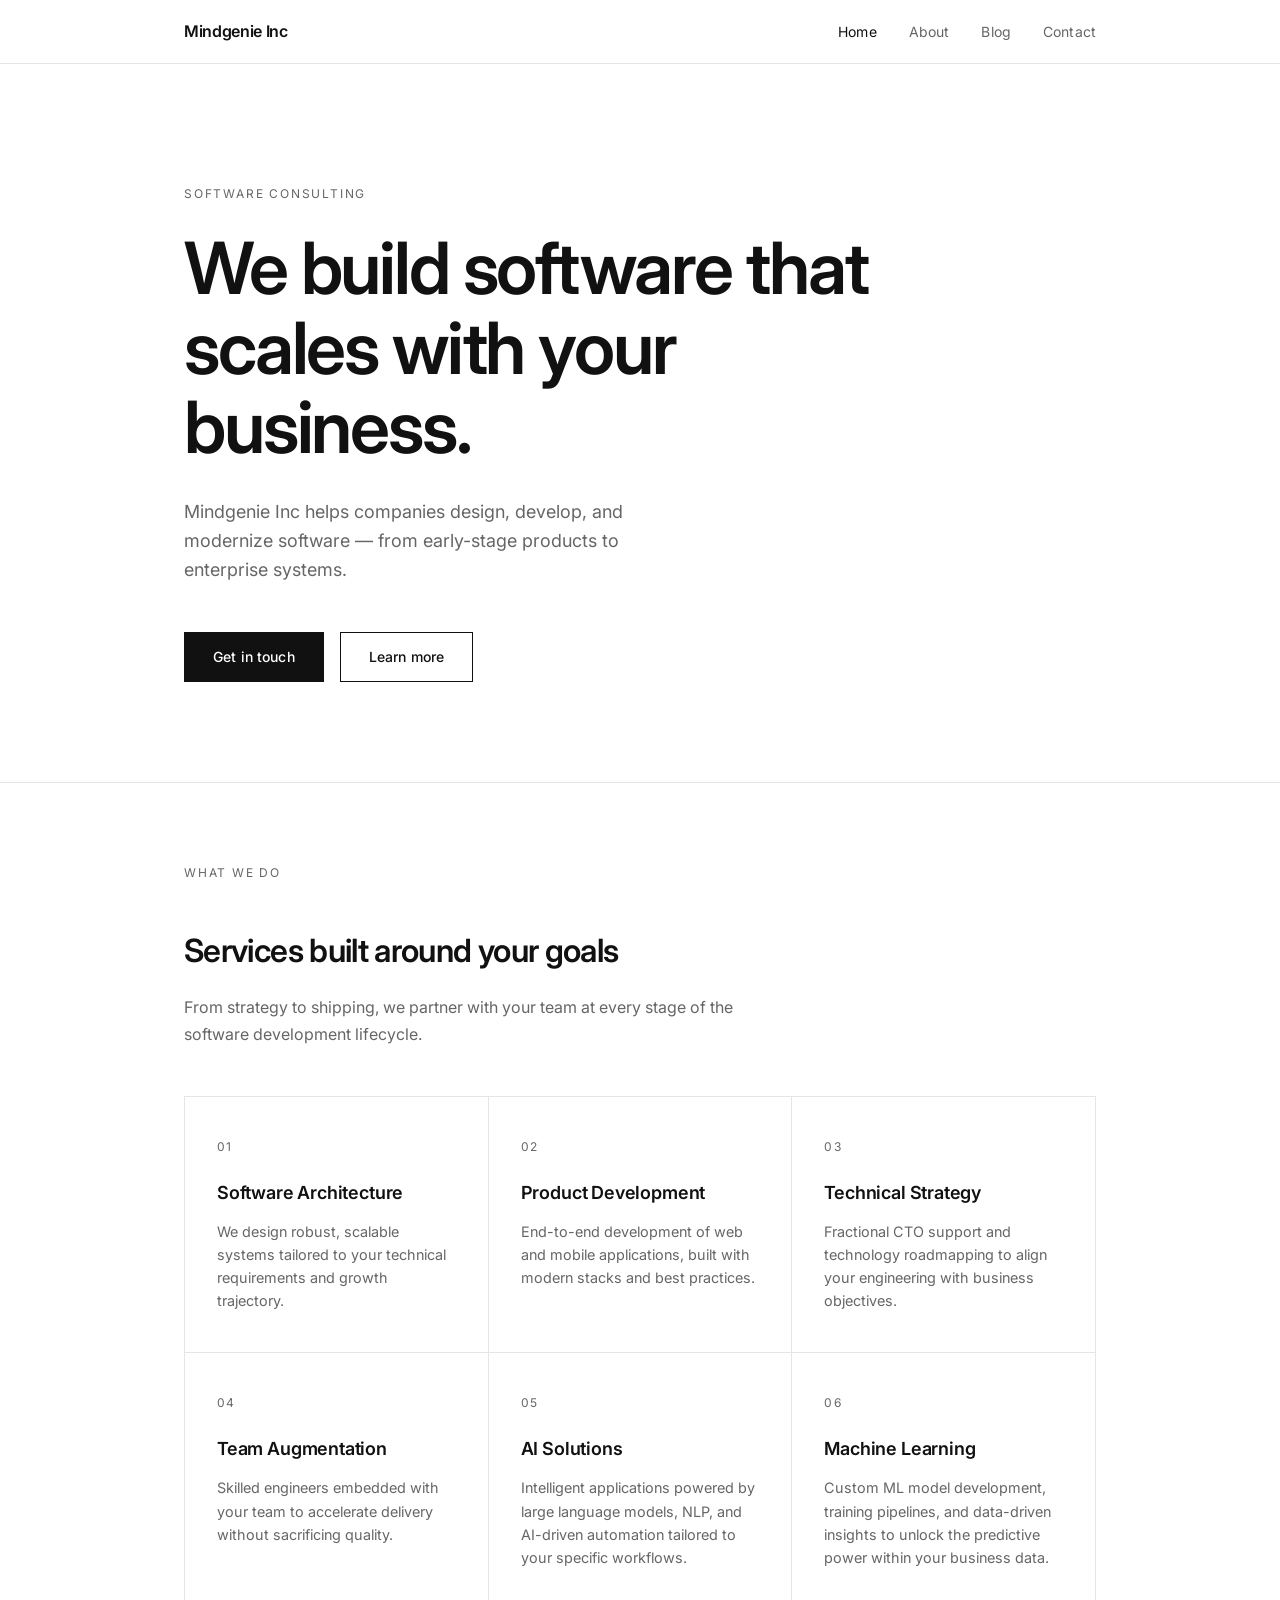
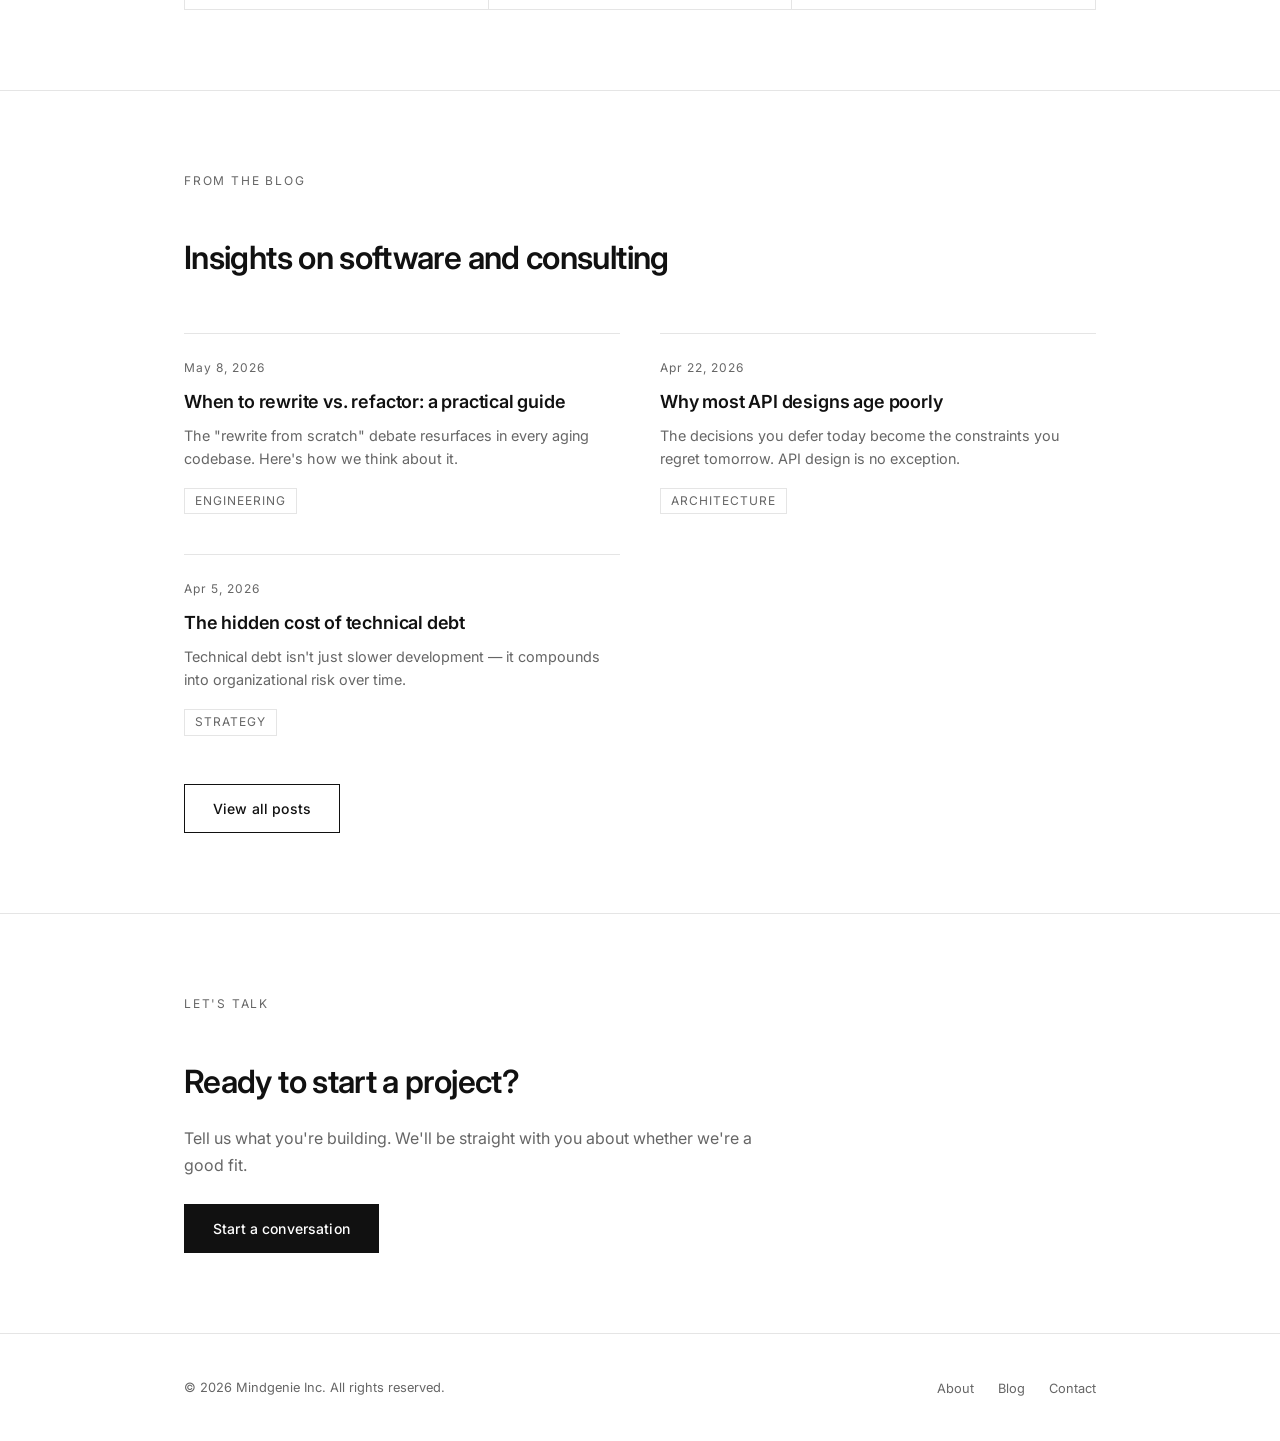
<file: index.html>
<!DOCTYPE html>
<html lang="en">
<head>
  <meta charset="UTF-8" />
  <meta name="viewport" content="width=device-width, initial-scale=1.0" />
  <title>Mindgenie Inc — Software Consulting</title>
  <meta name="description" content="We help companies design, build, and scale software that matters." />
  <link rel="preconnect" href="https://fonts.googleapis.com" />
  <link rel="preconnect" href="https://fonts.gstatic.com" crossorigin />
  <link href="https://fonts.googleapis.com/css2?family=Inter:wght@400;500;600&display=swap" rel="stylesheet" />
  <link rel="stylesheet" href="css/styles.css" />
</head>
<body>

  <!-- Navigation -->
  <nav class="nav">
    <div class="container nav__inner">
      <a href="index.html" class="nav__logo">Mindgenie Inc</a>
      <ul class="nav__links">
        <li><a href="index.html">Home</a></li>
        <li><a href="about.html">About</a></li>
        <li><a href="blog.html">Blog</a></li>
        <li><a href="contact.html">Contact</a></li>
      </ul>
      <button class="nav__toggle" id="nav-toggle" aria-label="Toggle menu">
        <span></span><span></span><span></span>
      </button>
    </div>
  </nav>

  <!-- Mobile Menu -->
  <div class="nav__mobile" id="nav-mobile">
    <a href="index.html">Home</a>
    <a href="about.html">About</a>
    <a href="blog.html">Blog</a>
    <a href="contact.html">Contact</a>
  </div>

  <main>

    <!-- Hero -->
    <section class="hero">
      <div class="container">
        <p class="hero__label">Software Consulting</p>
        <h1 class="hero__title">We build software that scales with your business.</h1>
        <p class="hero__sub">Mindgenie Inc helps companies design, develop, and modernize software — from early-stage products to enterprise systems.</p>
        <div class="hero__cta">
          <a href="contact.html" class="btn btn--filled">Get in touch</a>
          <a href="about.html" class="btn btn--outline">Learn more</a>
        </div>
      </div>
    </section>

    <!-- Services -->
    <section class="section">
      <div class="container">
        <p class="section__label">What we do</p>
        <h2 class="section__title">Services built around your goals</h2>
        <p class="section__body">From strategy to shipping, we partner with your team at every stage of the software development lifecycle.</p>

        <div class="services">
          <div class="service-card">
            <p class="service-card__num">01</p>
            <h3 class="service-card__title">Software Architecture</h3>
            <p class="service-card__body">We design robust, scalable systems tailored to your technical requirements and growth trajectory.</p>
          </div>
          <div class="service-card">
            <p class="service-card__num">02</p>
            <h3 class="service-card__title">Product Development</h3>
            <p class="service-card__body">End-to-end development of web and mobile applications, built with modern stacks and best practices.</p>
          </div>
          <div class="service-card">
            <p class="service-card__num">03</p>
            <h3 class="service-card__title">Technical Strategy</h3>
            <p class="service-card__body">Fractional CTO support and technology roadmapping to align your engineering with business objectives.</p>
          </div>
          <div class="service-card">
            <p class="service-card__num">04</p>
            <h3 class="service-card__title">Team Augmentation</h3>
            <p class="service-card__body">Skilled engineers embedded with your team to accelerate delivery without sacrificing quality.</p>
          </div>
          <div class="service-card">
            <p class="service-card__num">05</p>
            <h3 class="service-card__title">AI Solutions</h3>
            <p class="service-card__body">Intelligent applications powered by large language models, NLP, and AI-driven automation tailored to your specific workflows.</p>
          </div>
          <div class="service-card">
            <p class="service-card__num">06</p>
            <h3 class="service-card__title">Machine Learning</h3>
            <p class="service-card__body">Custom ML model development, training pipelines, and data-driven insights to unlock the predictive power within your business data.</p>
          </div>
        </div>
      </div>
    </section>

    <!-- Recent Posts -->
    <section class="section">
      <div class="container">
        <p class="section__label">From the blog</p>
        <h2 class="section__title">Insights on software and consulting</h2>

        <div class="posts">
          <article class="post-card">
            <p class="post-card__date">May 8, 2026</p>
            <h3 class="post-card__title"><a href="blog.html">When to rewrite vs. refactor: a practical guide</a></h3>
            <p class="post-card__excerpt">The "rewrite from scratch" debate resurfaces in every aging codebase. Here's how we think about it.</p>
            <span class="post-card__tag">Engineering</span>
          </article>
          <article class="post-card">
            <p class="post-card__date">Apr 22, 2026</p>
            <h3 class="post-card__title"><a href="blog.html">Why most API designs age poorly</a></h3>
            <p class="post-card__excerpt">The decisions you defer today become the constraints you regret tomorrow. API design is no exception.</p>
            <span class="post-card__tag">Architecture</span>
          </article>
          <article class="post-card">
            <p class="post-card__date">Apr 5, 2026</p>
            <h3 class="post-card__title"><a href="blog.html">The hidden cost of technical debt</a></h3>
            <p class="post-card__excerpt">Technical debt isn't just slower development — it compounds into organizational risk over time.</p>
            <span class="post-card__tag">Strategy</span>
          </article>
        </div>

        <div class="mt-48">
          <a href="blog.html" class="btn btn--outline">View all posts</a>
        </div>
      </div>
    </section>

    <!-- CTA -->
    <section class="section">
      <div class="container">
        <p class="section__label">Let's talk</p>
        <h2 class="section__title">Ready to start a project?</h2>
        <p class="section__body">Tell us what you're building. We'll be straight with you about whether we're a good fit.</p>
        <div class="mt-24">
          <a href="contact.html" class="btn btn--filled">Start a conversation</a>
        </div>
      </div>
    </section>

  </main>

  <!-- Footer -->
  <footer class="footer">
    <div class="container footer__inner">
      <p class="footer__copy">&copy; 2026 Mindgenie Inc. All rights reserved.</p>
      <ul class="footer__links">
        <li><a href="about.html">About</a></li>
        <li><a href="blog.html">Blog</a></li>
        <li><a href="contact.html">Contact</a></li>
      </ul>
    </div>
  </footer>

  <script src="js/main.js"></script>
</body>
</html>
</file>
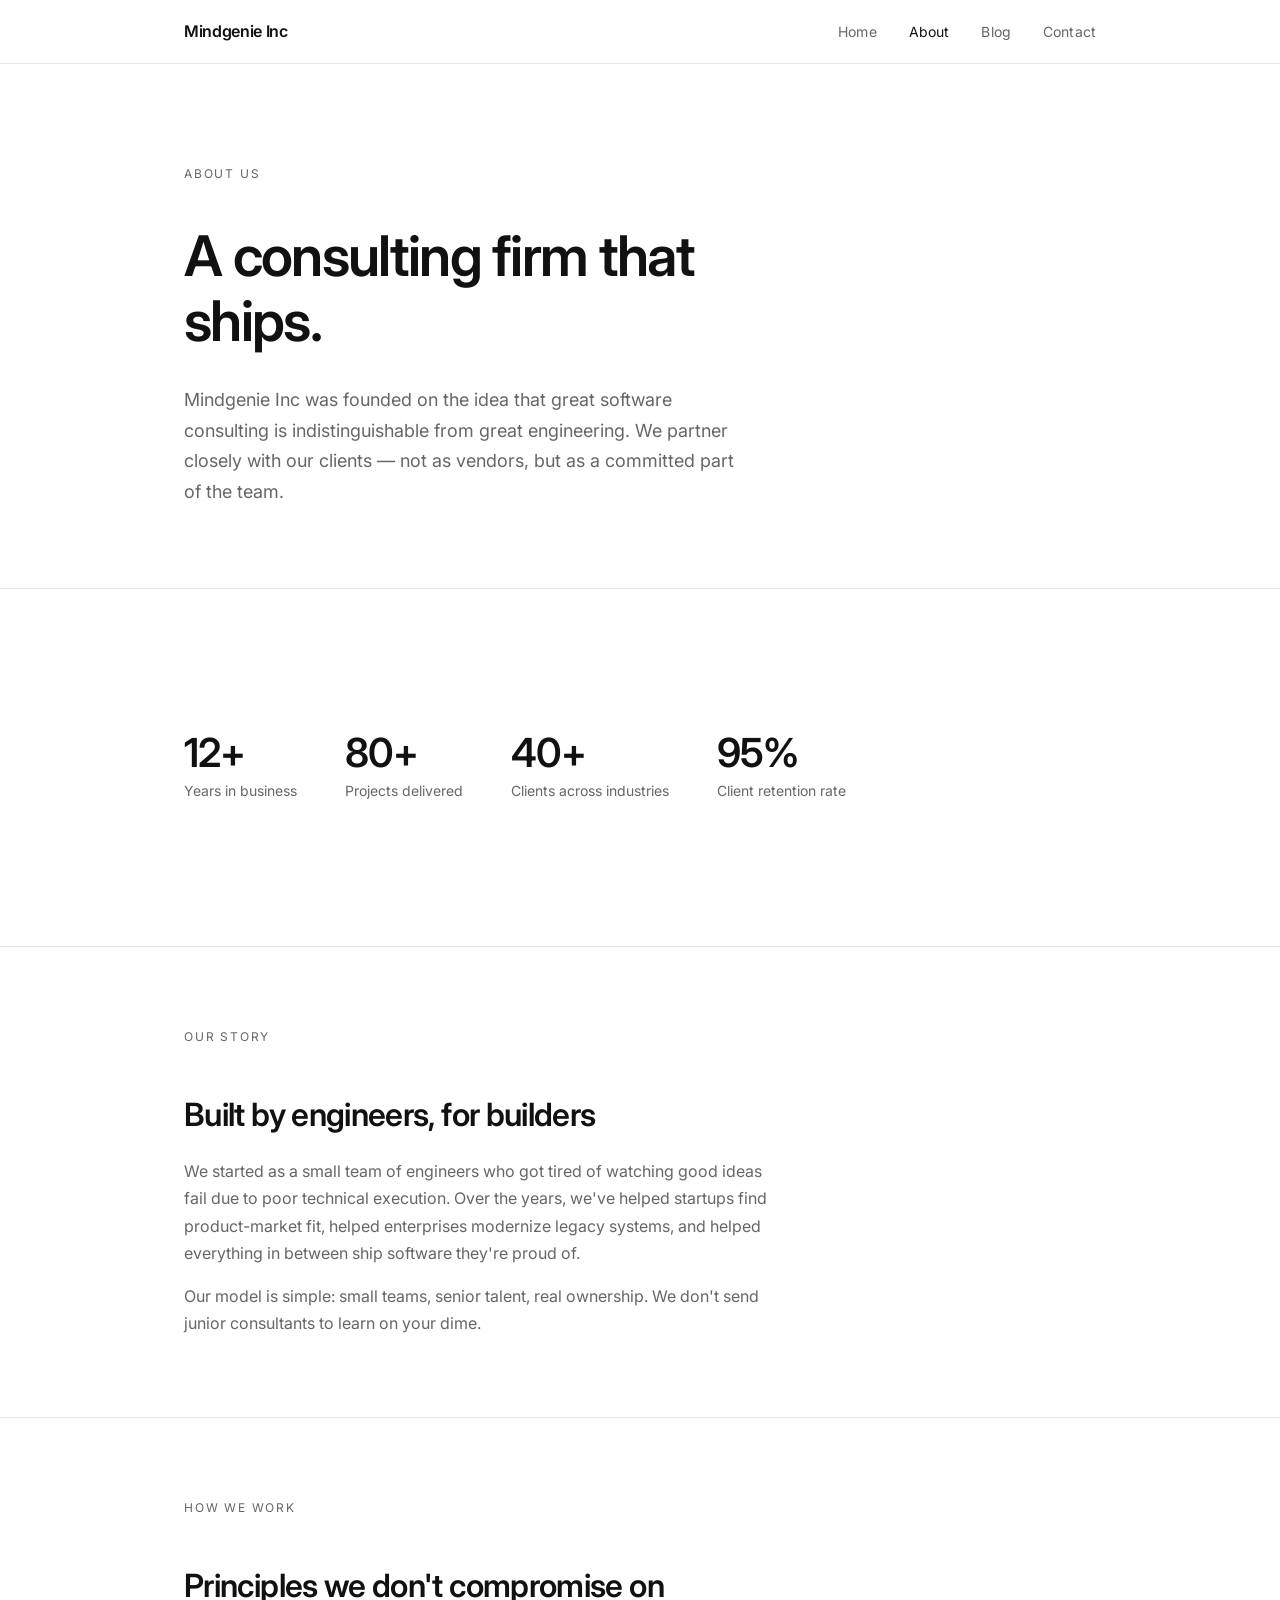
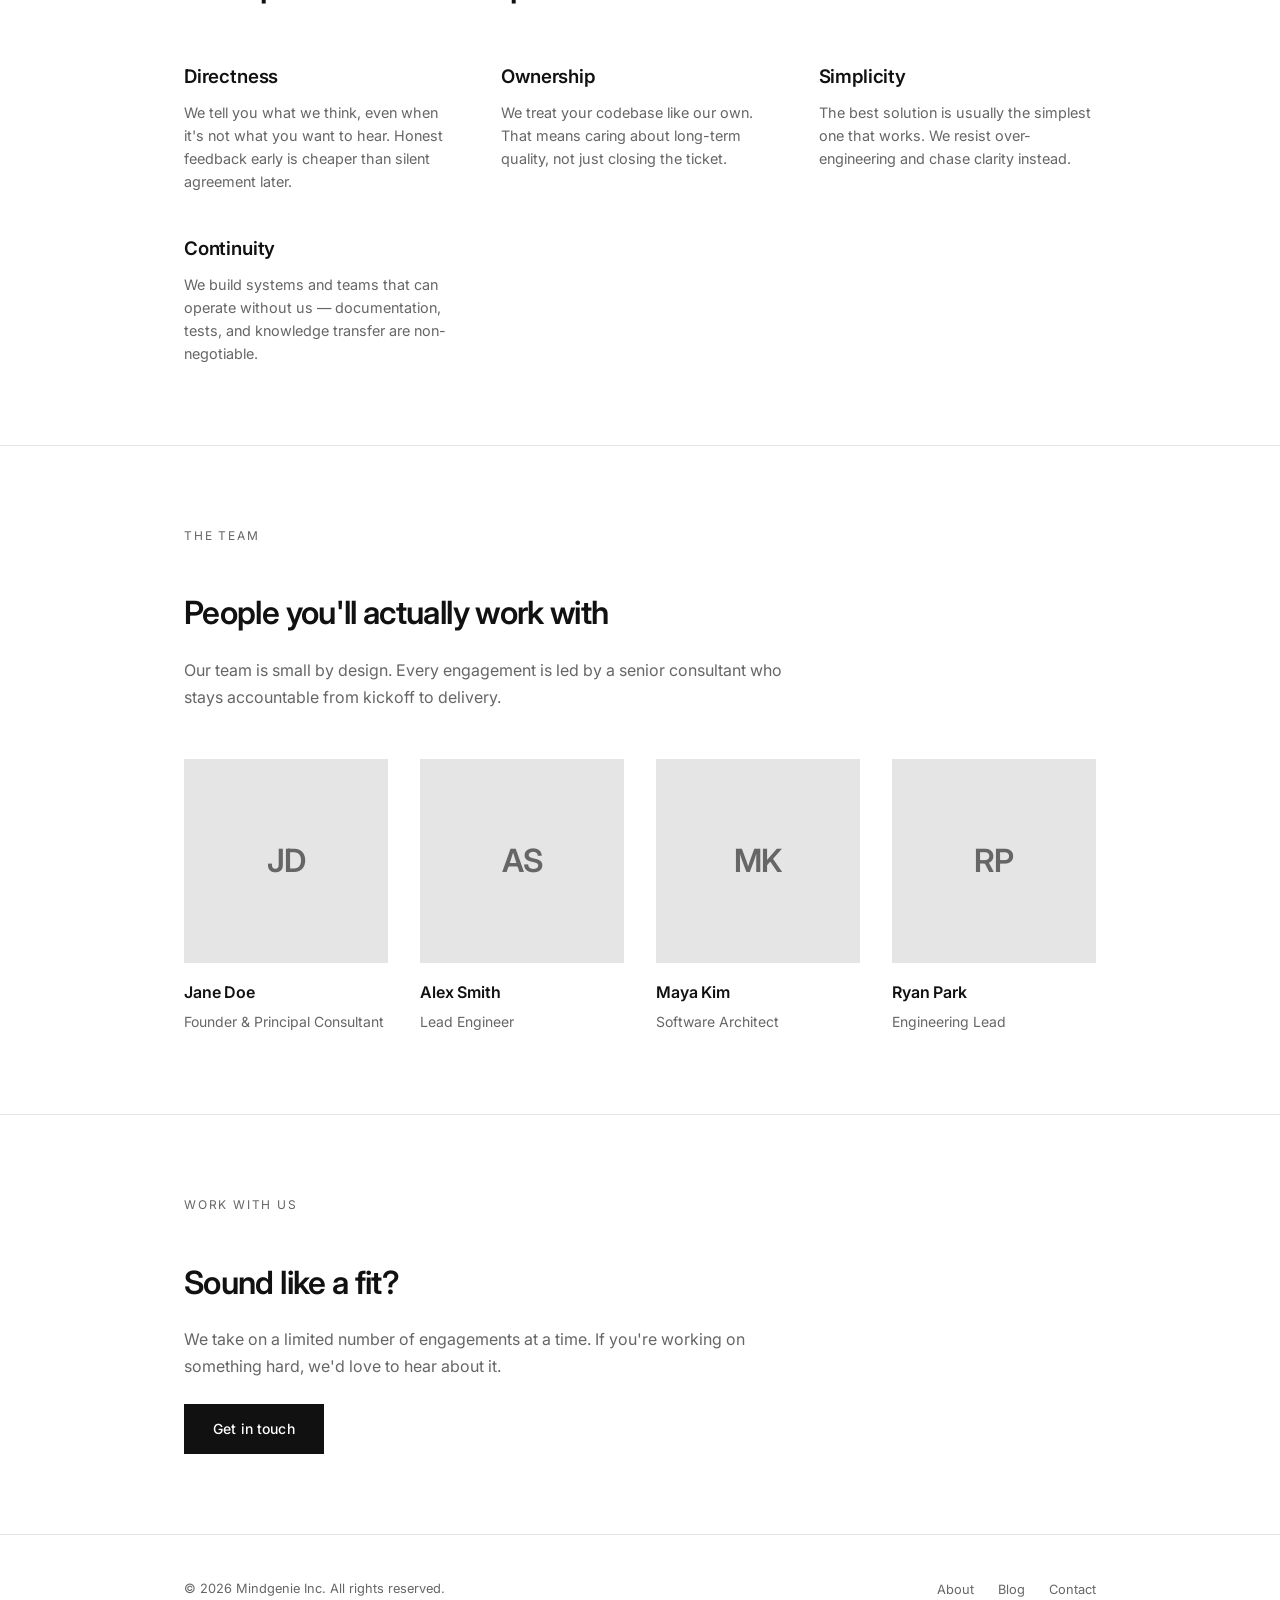
<file: about.html>
<!DOCTYPE html>
<html lang="en">
<head>
  <meta charset="UTF-8" />
  <meta name="viewport" content="width=device-width, initial-scale=1.0" />
  <title>About — Mindgenie Inc</title>
  <meta name="description" content="We are a software consulting firm that helps companies build and scale great products." />
  <link rel="preconnect" href="https://fonts.googleapis.com" />
  <link rel="preconnect" href="https://fonts.gstatic.com" crossorigin />
  <link href="https://fonts.googleapis.com/css2?family=Inter:wght@400;500;600&display=swap" rel="stylesheet" />
  <link rel="stylesheet" href="css/styles.css" />
</head>
<body>

  <nav class="nav">
    <div class="container nav__inner">
      <a href="index.html" class="nav__logo">Mindgenie Inc</a>
      <ul class="nav__links">
        <li><a href="index.html">Home</a></li>
        <li><a href="about.html">About</a></li>
        <li><a href="blog.html">Blog</a></li>
        <li><a href="contact.html">Contact</a></li>
      </ul>
      <button class="nav__toggle" id="nav-toggle" aria-label="Toggle menu">
        <span></span><span></span><span></span>
      </button>
    </div>
  </nav>

  <div class="nav__mobile" id="nav-mobile">
    <a href="index.html">Home</a>
    <a href="about.html">About</a>
    <a href="blog.html">Blog</a>
    <a href="contact.html">Contact</a>
  </div>

  <main>

    <!-- About Hero -->
    <section class="about-hero">
      <div class="container">
        <p class="section__label">About us</p>
        <h1 class="about-hero__title">A consulting firm that ships.</h1>
        <p class="about-hero__body">Mindgenie Inc was founded on the idea that great software consulting is indistinguishable from great engineering. We partner closely with our clients — not as vendors, but as a committed part of the team.</p>
      </div>
    </section>

    <!-- Stats -->
    <section class="section">
      <div class="container">
        <div class="stats">
          <div>
            <p class="stat__num">12+</p>
            <p class="stat__label">Years in business</p>
          </div>
          <div>
            <p class="stat__num">80+</p>
            <p class="stat__label">Projects delivered</p>
          </div>
          <div>
            <p class="stat__num">40+</p>
            <p class="stat__label">Clients across industries</p>
          </div>
          <div>
            <p class="stat__num">95%</p>
            <p class="stat__label">Client retention rate</p>
          </div>
        </div>
      </div>
    </section>

    <!-- Story -->
    <section class="section">
      <div class="container">
        <p class="section__label">Our story</p>
        <h2 class="section__title">Built by engineers, for builders</h2>
        <p class="section__body">We started as a small team of engineers who got tired of watching good ideas fail due to poor technical execution. Over the years, we've helped startups find product-market fit, helped enterprises modernize legacy systems, and helped everything in between ship software they're proud of.</p>
        <p class="section__body mt-16">Our model is simple: small teams, senior talent, real ownership. We don't send junior consultants to learn on your dime.</p>
      </div>
    </section>

    <!-- Values -->
    <section class="section">
      <div class="container">
        <p class="section__label">How we work</p>
        <h2 class="section__title">Principles we don't compromise on</h2>

        <div class="values">
          <div>
            <h3 class="value__title">Directness</h3>
            <p class="value__body">We tell you what we think, even when it's not what you want to hear. Honest feedback early is cheaper than silent agreement later.</p>
          </div>
          <div>
            <h3 class="value__title">Ownership</h3>
            <p class="value__body">We treat your codebase like our own. That means caring about long-term quality, not just closing the ticket.</p>
          </div>
          <div>
            <h3 class="value__title">Simplicity</h3>
            <p class="value__body">The best solution is usually the simplest one that works. We resist over-engineering and chase clarity instead.</p>
          </div>
          <div>
            <h3 class="value__title">Continuity</h3>
            <p class="value__body">We build systems and teams that can operate without us — documentation, tests, and knowledge transfer are non-negotiable.</p>
          </div>
        </div>
      </div>
    </section>

    <!-- Team -->
    <section class="section">
      <div class="container">
        <p class="section__label">The team</p>
        <h2 class="section__title">People you'll actually work with</h2>
        <p class="section__body">Our team is small by design. Every engagement is led by a senior consultant who stays accountable from kickoff to delivery.</p>

        <div class="team">
          <div class="team-member">
            <div class="team-member__avatar">JD</div>
            <p class="team-member__name">Jane Doe</p>
            <p class="team-member__role">Founder & Principal Consultant</p>
          </div>
          <div class="team-member">
            <div class="team-member__avatar">AS</div>
            <p class="team-member__name">Alex Smith</p>
            <p class="team-member__role">Lead Engineer</p>
          </div>
          <div class="team-member">
            <div class="team-member__avatar">MK</div>
            <p class="team-member__name">Maya Kim</p>
            <p class="team-member__role">Software Architect</p>
          </div>
          <div class="team-member">
            <div class="team-member__avatar">RP</div>
            <p class="team-member__name">Ryan Park</p>
            <p class="team-member__role">Engineering Lead</p>
          </div>
        </div>
      </div>
    </section>

    <!-- CTA -->
    <section class="section">
      <div class="container">
        <p class="section__label">Work with us</p>
        <h2 class="section__title">Sound like a fit?</h2>
        <p class="section__body">We take on a limited number of engagements at a time. If you're working on something hard, we'd love to hear about it.</p>
        <div class="mt-24">
          <a href="contact.html" class="btn btn--filled">Get in touch</a>
        </div>
      </div>
    </section>

  </main>

  <footer class="footer">
    <div class="container footer__inner">
      <p class="footer__copy">&copy; 2026 Mindgenie Inc. All rights reserved.</p>
      <ul class="footer__links">
        <li><a href="about.html">About</a></li>
        <li><a href="blog.html">Blog</a></li>
        <li><a href="contact.html">Contact</a></li>
      </ul>
    </div>
  </footer>

  <script src="js/main.js"></script>
</body>
</html>
</file>
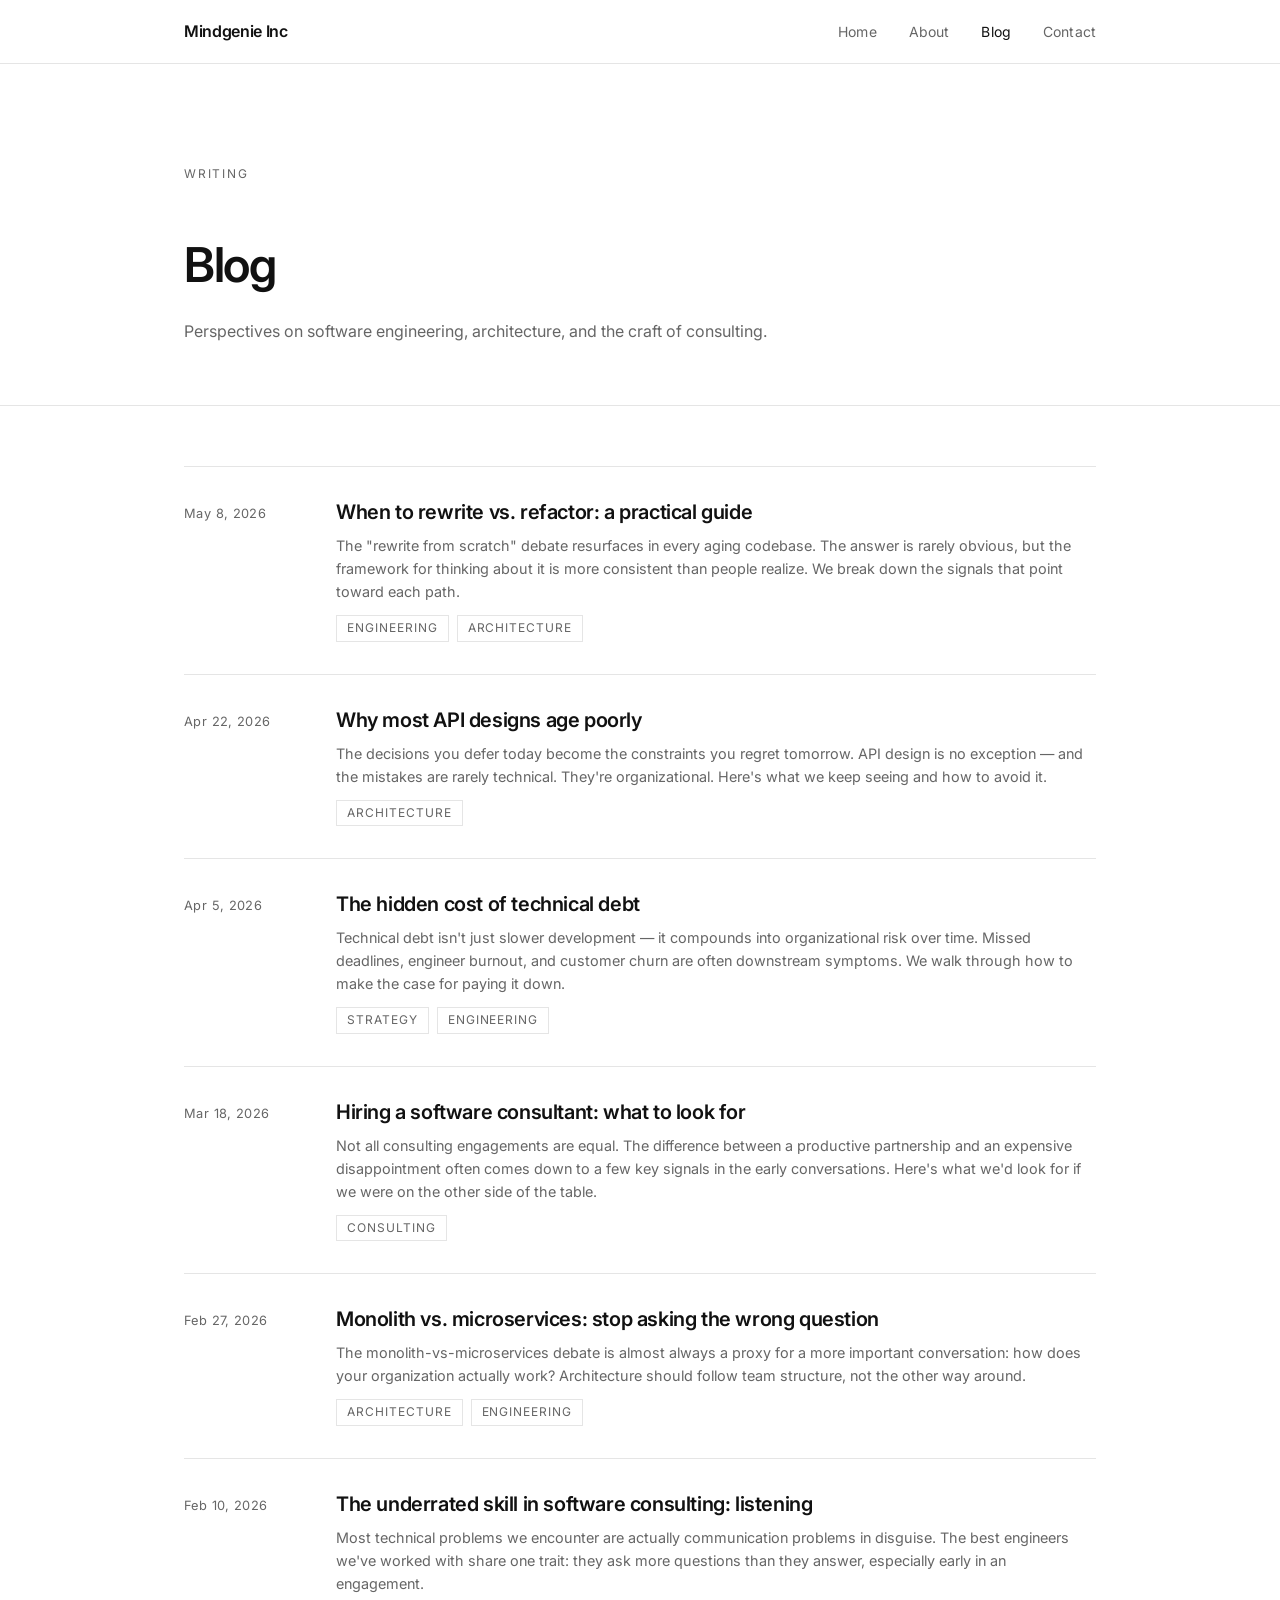
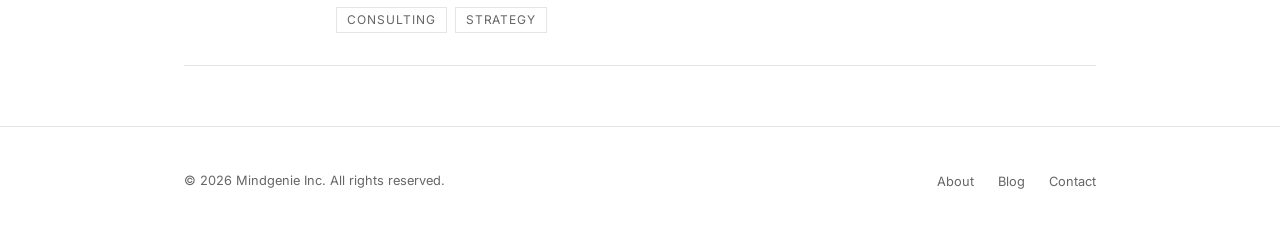
<file: blog.html>
<!DOCTYPE html>
<html lang="en">
<head>
  <meta charset="UTF-8" />
  <meta name="viewport" content="width=device-width, initial-scale=1.0" />
  <title>Blog — Mindgenie Inc</title>
  <meta name="description" content="Thoughts on software engineering, architecture, and consulting." />
  <link rel="preconnect" href="https://fonts.googleapis.com" />
  <link rel="preconnect" href="https://fonts.gstatic.com" crossorigin />
  <link href="https://fonts.googleapis.com/css2?family=Inter:wght@400;500;600&display=swap" rel="stylesheet" />
  <link rel="stylesheet" href="css/styles.css" />
</head>
<body>

  <nav class="nav">
    <div class="container nav__inner">
      <a href="index.html" class="nav__logo">Mindgenie Inc</a>
      <ul class="nav__links">
        <li><a href="index.html">Home</a></li>
        <li><a href="about.html">About</a></li>
        <li><a href="blog.html">Blog</a></li>
        <li><a href="contact.html">Contact</a></li>
      </ul>
      <button class="nav__toggle" id="nav-toggle" aria-label="Toggle menu">
        <span></span><span></span><span></span>
      </button>
    </div>
  </nav>

  <div class="nav__mobile" id="nav-mobile">
    <a href="index.html">Home</a>
    <a href="about.html">About</a>
    <a href="blog.html">Blog</a>
    <a href="contact.html">Contact</a>
  </div>

  <main>

    <section class="blog-hero">
      <div class="container">
        <p class="section__label">Writing</p>
        <h1 class="blog-hero__title">Blog</h1>
        <p class="blog-hero__sub">Perspectives on software engineering, architecture, and the craft of consulting.</p>
      </div>
    </section>

    <section class="blog-list">
      <div class="container">

        <article class="blog-item">
          <p class="blog-item__date">May 8, 2026</p>
          <div>
            <h2 class="blog-item__title"><a href="post-rewrite-vs-refactor.html">When to rewrite vs. refactor: a practical guide</a></h2>
            <p class="blog-item__excerpt">The "rewrite from scratch" debate resurfaces in every aging codebase. The answer is rarely obvious, but the framework for thinking about it is more consistent than people realize. We break down the signals that point toward each path.</p>
            <div class="blog-item__tags">
              <span class="post-card__tag">Engineering</span>
              <span class="post-card__tag">Architecture</span>
            </div>
          </div>
        </article>

        <article class="blog-item">
          <p class="blog-item__date">Apr 22, 2026</p>
          <div>
            <h2 class="blog-item__title"><a href="post-api-designs.html">Why most API designs age poorly</a></h2>
            <p class="blog-item__excerpt">The decisions you defer today become the constraints you regret tomorrow. API design is no exception — and the mistakes are rarely technical. They're organizational. Here's what we keep seeing and how to avoid it.</p>
            <div class="blog-item__tags">
              <span class="post-card__tag">Architecture</span>
            </div>
          </div>
        </article>

        <article class="blog-item">
          <p class="blog-item__date">Apr 5, 2026</p>
          <div>
            <h2 class="blog-item__title"><a href="post-technical-debt.html">The hidden cost of technical debt</a></h2>
            <p class="blog-item__excerpt">Technical debt isn't just slower development — it compounds into organizational risk over time. Missed deadlines, engineer burnout, and customer churn are often downstream symptoms. We walk through how to make the case for paying it down.</p>
            <div class="blog-item__tags">
              <span class="post-card__tag">Strategy</span>
              <span class="post-card__tag">Engineering</span>
            </div>
          </div>
        </article>

        <article class="blog-item">
          <p class="blog-item__date">Mar 18, 2026</p>
          <div>
            <h2 class="blog-item__title"><a href="post-hiring-consultant.html">Hiring a software consultant: what to look for</a></h2>
            <p class="blog-item__excerpt">Not all consulting engagements are equal. The difference between a productive partnership and an expensive disappointment often comes down to a few key signals in the early conversations. Here's what we'd look for if we were on the other side of the table.</p>
            <div class="blog-item__tags">
              <span class="post-card__tag">Consulting</span>
            </div>
          </div>
        </article>

        <article class="blog-item">
          <p class="blog-item__date">Feb 27, 2026</p>
          <div>
            <h2 class="blog-item__title"><a href="post-monolith-microservices.html">Monolith vs. microservices: stop asking the wrong question</a></h2>
            <p class="blog-item__excerpt">The monolith-vs-microservices debate is almost always a proxy for a more important conversation: how does your organization actually work? Architecture should follow team structure, not the other way around.</p>
            <div class="blog-item__tags">
              <span class="post-card__tag">Architecture</span>
              <span class="post-card__tag">Engineering</span>
            </div>
          </div>
        </article>

        <article class="blog-item">
          <p class="blog-item__date">Feb 10, 2026</p>
          <div>
            <h2 class="blog-item__title"><a href="post-listening.html">The underrated skill in software consulting: listening</a></h2>
            <p class="blog-item__excerpt">Most technical problems we encounter are actually communication problems in disguise. The best engineers we've worked with share one trait: they ask more questions than they answer, especially early in an engagement.</p>
            <div class="blog-item__tags">
              <span class="post-card__tag">Consulting</span>
              <span class="post-card__tag">Strategy</span>
            </div>
          </div>
        </article>

      </div>
    </section>

  </main>

  <footer class="footer">
    <div class="container footer__inner">
      <p class="footer__copy">&copy; 2026 Mindgenie Inc. All rights reserved.</p>
      <ul class="footer__links">
        <li><a href="about.html">About</a></li>
        <li><a href="blog.html">Blog</a></li>
        <li><a href="contact.html">Contact</a></li>
      </ul>
    </div>
  </footer>

  <script src="js/main.js"></script>
</body>
</html>
</file>
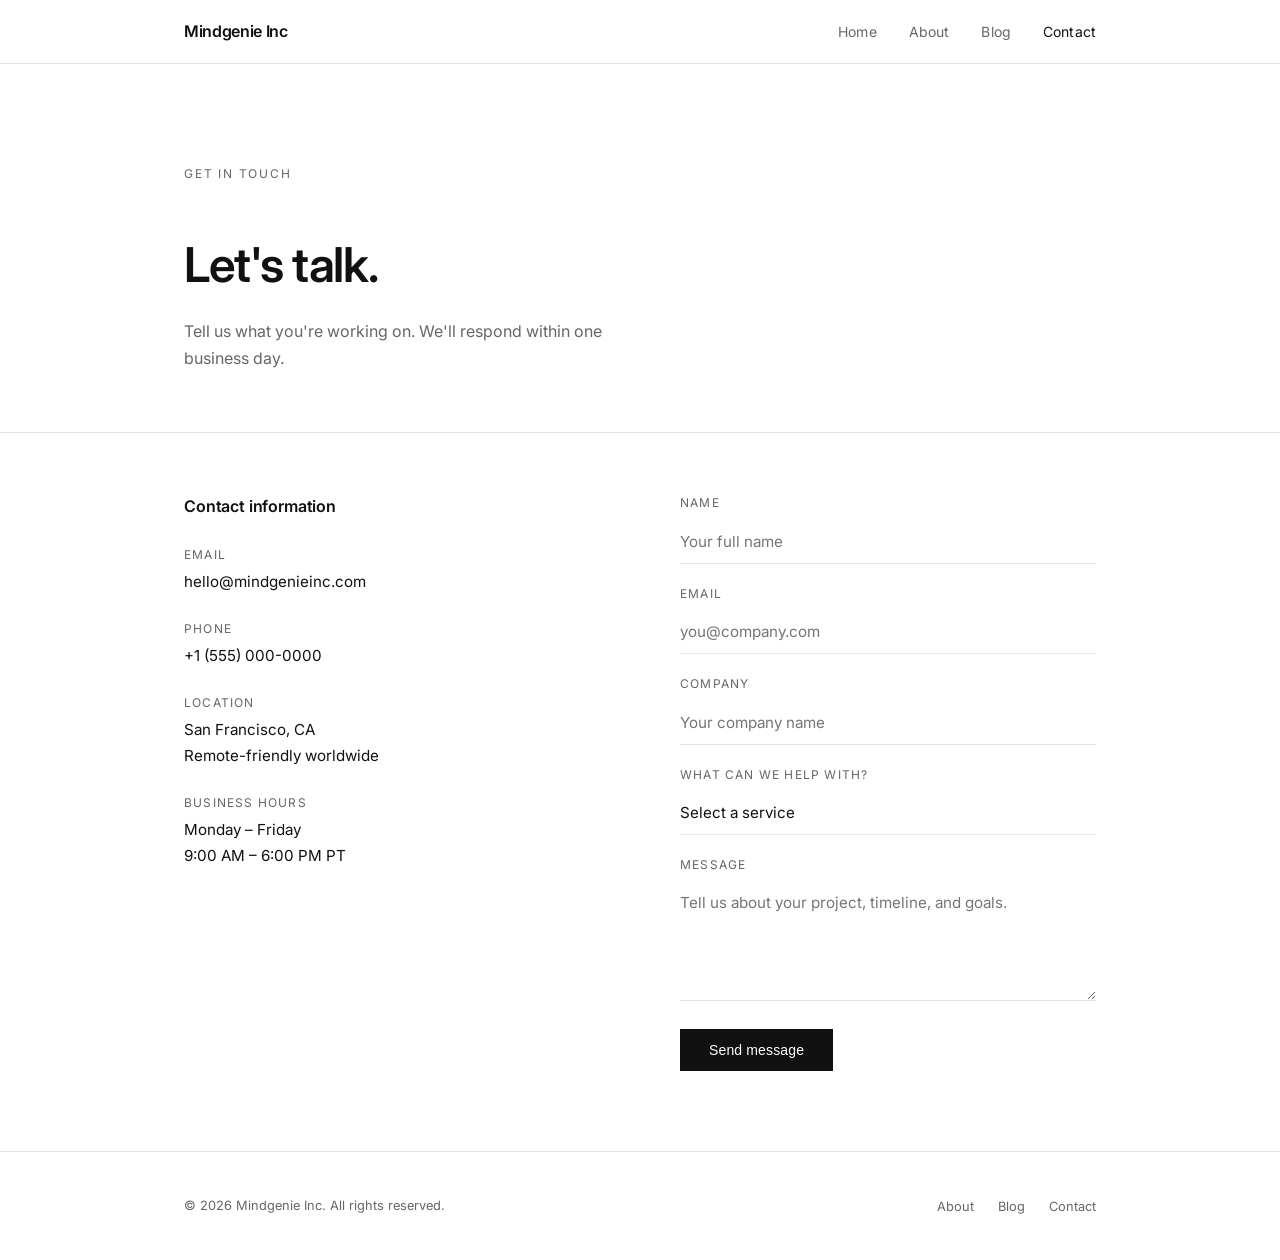
<file: contact.html>
<!DOCTYPE html>
<html lang="en">
<head>
  <meta charset="UTF-8" />
  <meta name="viewport" content="width=device-width, initial-scale=1.0" />
  <title>Contact — Mindgenie Inc</title>
  <meta name="description" content="Get in touch with Mindgenie Inc to discuss your next software project." />
  <link rel="preconnect" href="https://fonts.googleapis.com" />
  <link rel="preconnect" href="https://fonts.gstatic.com" crossorigin />
  <link href="https://fonts.googleapis.com/css2?family=Inter:wght@400;500;600&display=swap" rel="stylesheet" />
  <link rel="stylesheet" href="css/styles.css" />
</head>
<body>

  <nav class="nav">
    <div class="container nav__inner">
      <a href="index.html" class="nav__logo">Mindgenie Inc</a>
      <ul class="nav__links">
        <li><a href="index.html">Home</a></li>
        <li><a href="about.html">About</a></li>
        <li><a href="blog.html">Blog</a></li>
        <li><a href="contact.html">Contact</a></li>
      </ul>
      <button class="nav__toggle" id="nav-toggle" aria-label="Toggle menu">
        <span></span><span></span><span></span>
      </button>
    </div>
  </nav>

  <div class="nav__mobile" id="nav-mobile">
    <a href="index.html">Home</a>
    <a href="about.html">About</a>
    <a href="blog.html">Blog</a>
    <a href="contact.html">Contact</a>
  </div>

  <main>

    <section class="contact-hero">
      <div class="container">
        <p class="section__label">Get in touch</p>
        <h1 class="contact-hero__title">Let's talk.</h1>
        <p class="contact-hero__sub">Tell us what you're working on. We'll respond within one business day.</p>
      </div>
    </section>

    <div class="container">
      <div class="contact-layout">

        <!-- Contact Info -->
        <div class="contact-info">
          <p class="contact-info__heading">Contact information</p>

          <div class="contact-detail">
            <p class="contact-detail__label">Email</p>
            <p class="contact-detail__value">hello@mindgenieinc.com</p>
          </div>

          <div class="contact-detail">
            <p class="contact-detail__label">Phone</p>
            <p class="contact-detail__value">+1 (555) 000-0000</p>
          </div>

          <div class="contact-detail">
            <p class="contact-detail__label">Location</p>
            <p class="contact-detail__value">San Francisco, CA<br/>Remote-friendly worldwide</p>
          </div>

          <div class="contact-detail">
            <p class="contact-detail__label">Business hours</p>
            <p class="contact-detail__value">Monday – Friday<br/>9:00 AM – 6:00 PM PT</p>
          </div>
        </div>

        <!-- Contact Form -->
        <div>
          <form class="form" id="contact-form" novalidate>
<div class="form-group">
              <label for="name">Name</label>
              <input type="text" id="name" name="name" placeholder="Your full name" required />
            </div>

            <div class="form-group">
              <label for="email">Email</label>
              <input type="email" id="email" name="email" placeholder="you@company.com" required />
            </div>

            <div class="form-group">
              <label for="company">Company</label>
              <input type="text" id="company" name="company" placeholder="Your company name" />
            </div>

            <div class="form-group">
              <label for="service">What can we help with?</label>
              <select id="service" name="service">
                <option value="" disabled selected>Select a service</option>
                <option value="architecture">Software Architecture</option>
                <option value="development">Product Development</option>
                <option value="strategy">Technical Strategy</option>
                <option value="augmentation">Team Augmentation</option>
                <option value="ai">AI Solutions</option>
                <option value="ml">Machine Learning</option>
                <option value="other">Other</option>
              </select>
            </div>

            <div class="form-group">
              <label for="message">Message</label>
              <textarea id="message" name="message" placeholder="Tell us about your project, timeline, and goals." required></textarea>
            </div>

            <button type="submit" class="btn btn--filled form__submit">Send message</button>
          </form>
        </div>

      </div>
    </div>

  </main>

  <footer class="footer">
    <div class="container footer__inner">
      <p class="footer__copy">&copy; 2026 Mindgenie Inc. All rights reserved.</p>
      <ul class="footer__links">
        <li><a href="about.html">About</a></li>
        <li><a href="blog.html">Blog</a></li>
        <li><a href="contact.html">Contact</a></li>
      </ul>
    </div>
  </footer>

  <script src="js/main.js"></script>
</body>
</html>
</file>
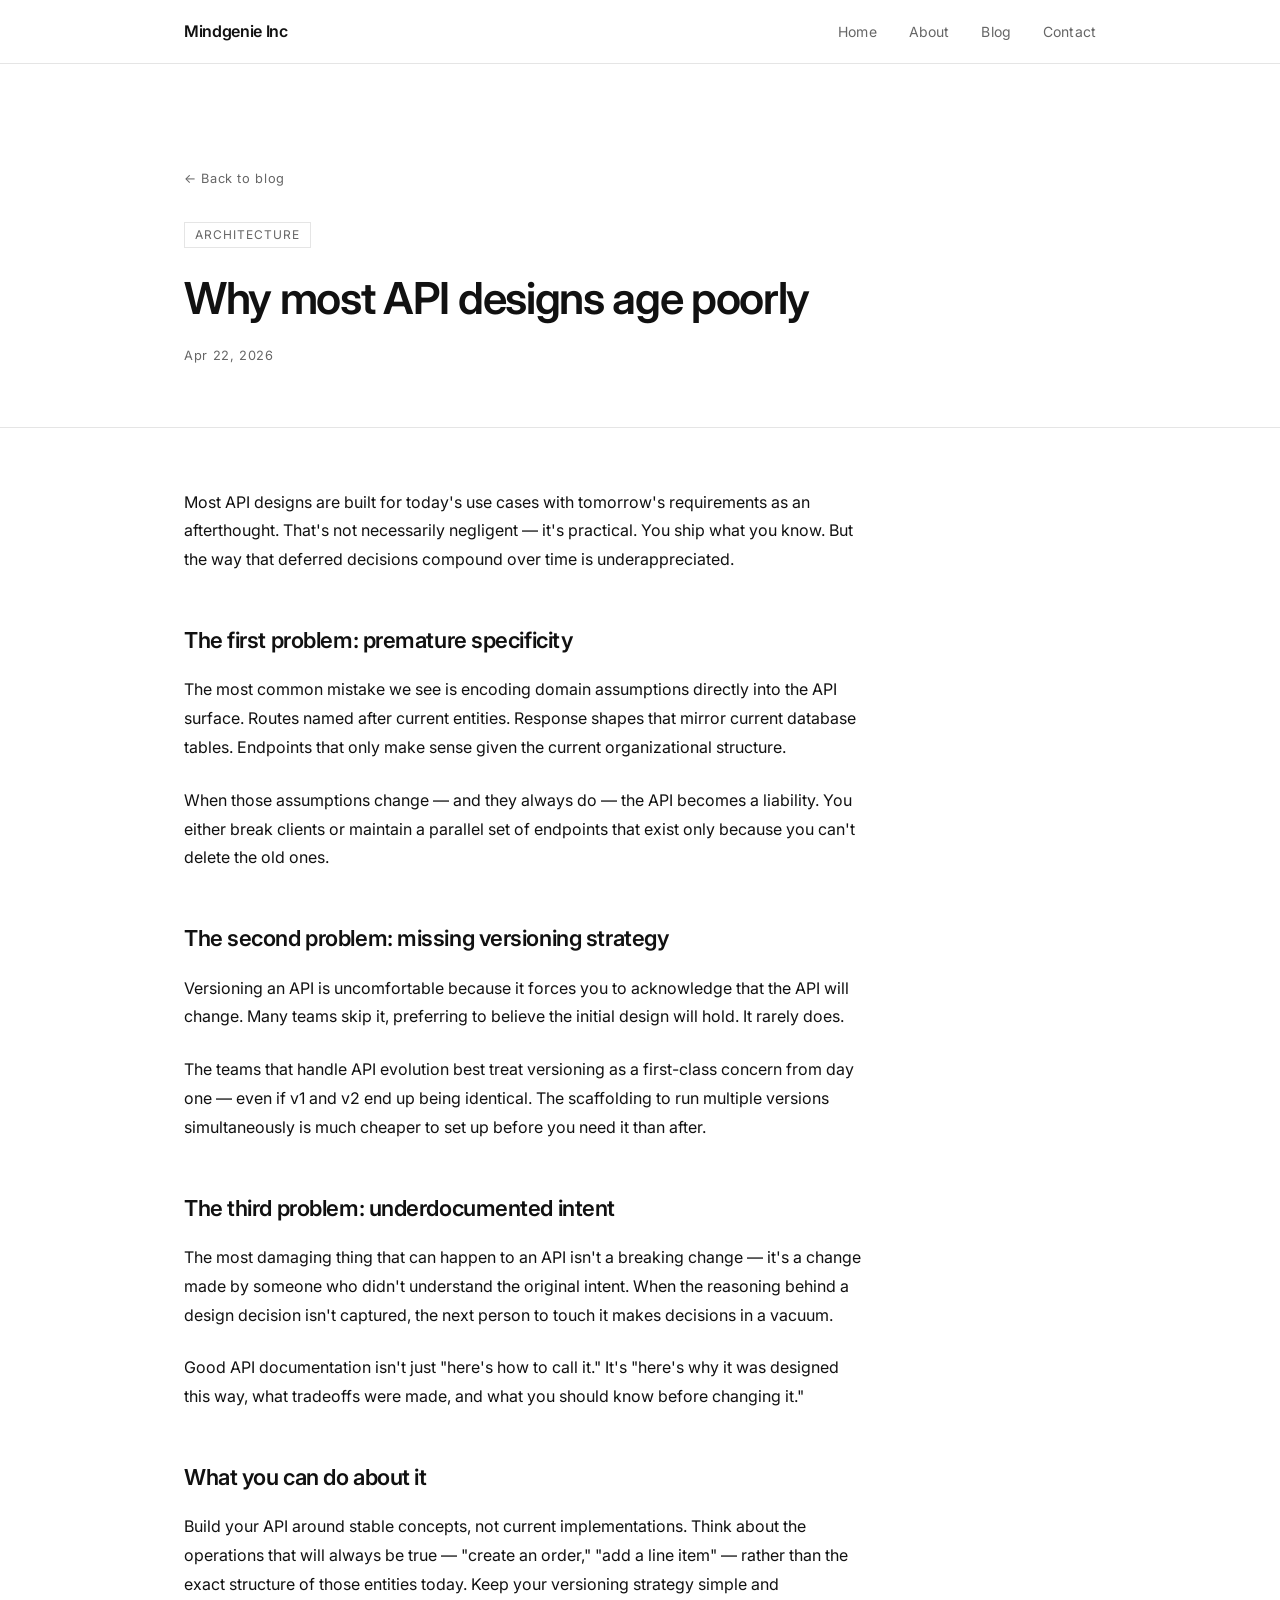
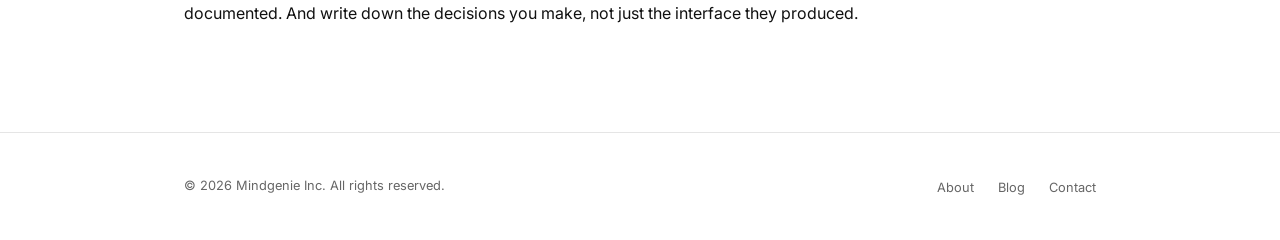
<file: post-api-designs.html>
<!DOCTYPE html>
<html lang="en">
<head>
  <meta charset="UTF-8" />
  <meta name="viewport" content="width=device-width, initial-scale=1.0" />
  <title>Why most API designs age poorly — Mindgenie Inc</title>
  <meta name="description" content="The decisions you defer today become the constraints you regret tomorrow. API design is no exception." />
  <link rel="preconnect" href="https://fonts.googleapis.com" />
  <link rel="preconnect" href="https://fonts.gstatic.com" crossorigin />
  <link href="https://fonts.googleapis.com/css2?family=Inter:wght@400;500;600&display=swap" rel="stylesheet" />
  <link rel="stylesheet" href="css/styles.css" />
</head>
<body>

  <nav class="nav">
    <div class="container nav__inner">
      <a href="index.html" class="nav__logo">Mindgenie Inc</a>
      <ul class="nav__links">
        <li><a href="index.html">Home</a></li>
        <li><a href="about.html">About</a></li>
        <li><a href="blog.html">Blog</a></li>
        <li><a href="contact.html">Contact</a></li>
      </ul>
      <button class="nav__toggle" id="nav-toggle" aria-label="Toggle menu">
        <span></span><span></span><span></span>
      </button>
    </div>
  </nav>

  <div class="nav__mobile" id="nav-mobile">
    <a href="index.html">Home</a>
    <a href="about.html">About</a>
    <a href="blog.html">Blog</a>
    <a href="contact.html">Contact</a>
  </div>

  <main>

    <section class="post-hero">
      <div class="container">
        <a href="blog.html" class="post-hero__back">&larr; Back to blog</a>
        <div class="post-hero__tags">
          <span class="post-card__tag">Architecture</span>
        </div>
        <h1 class="post-hero__title">Why most API designs age poorly</h1>
        <p class="post-hero__meta">Apr 22, 2026</p>
      </div>
    </section>

    <div class="container">
      <div class="post-body">

        <p>Most API designs are built for today's use cases with tomorrow's requirements as an afterthought. That's not necessarily negligent — it's practical. You ship what you know. But the way that deferred decisions compound over time is underappreciated.</p>

        <h2>The first problem: premature specificity</h2>

        <p>The most common mistake we see is encoding domain assumptions directly into the API surface. Routes named after current entities. Response shapes that mirror current database tables. Endpoints that only make sense given the current organizational structure.</p>

        <p>When those assumptions change — and they always do — the API becomes a liability. You either break clients or maintain a parallel set of endpoints that exist only because you can't delete the old ones.</p>

        <h2>The second problem: missing versioning strategy</h2>

        <p>Versioning an API is uncomfortable because it forces you to acknowledge that the API will change. Many teams skip it, preferring to believe the initial design will hold. It rarely does.</p>

        <p>The teams that handle API evolution best treat versioning as a first-class concern from day one — even if v1 and v2 end up being identical. The scaffolding to run multiple versions simultaneously is much cheaper to set up before you need it than after.</p>

        <h2>The third problem: underdocumented intent</h2>

        <p>The most damaging thing that can happen to an API isn't a breaking change — it's a change made by someone who didn't understand the original intent. When the reasoning behind a design decision isn't captured, the next person to touch it makes decisions in a vacuum.</p>

        <p>Good API documentation isn't just "here's how to call it." It's "here's why it was designed this way, what tradeoffs were made, and what you should know before changing it."</p>

        <h2>What you can do about it</h2>

        <p>Build your API around stable concepts, not current implementations. Think about the operations that will always be true — "create an order," "add a line item" — rather than the exact structure of those entities today. Keep your versioning strategy simple and documented. And write down the decisions you make, not just the interface they produced.</p>

      </div>
    </div>

  </main>

  <footer class="footer">
    <div class="container footer__inner">
      <p class="footer__copy">&copy; 2026 Mindgenie Inc. All rights reserved.</p>
      <ul class="footer__links">
        <li><a href="about.html">About</a></li>
        <li><a href="blog.html">Blog</a></li>
        <li><a href="contact.html">Contact</a></li>
      </ul>
    </div>
  </footer>

  <script src="js/main.js"></script>
</body>
</html>
</file>
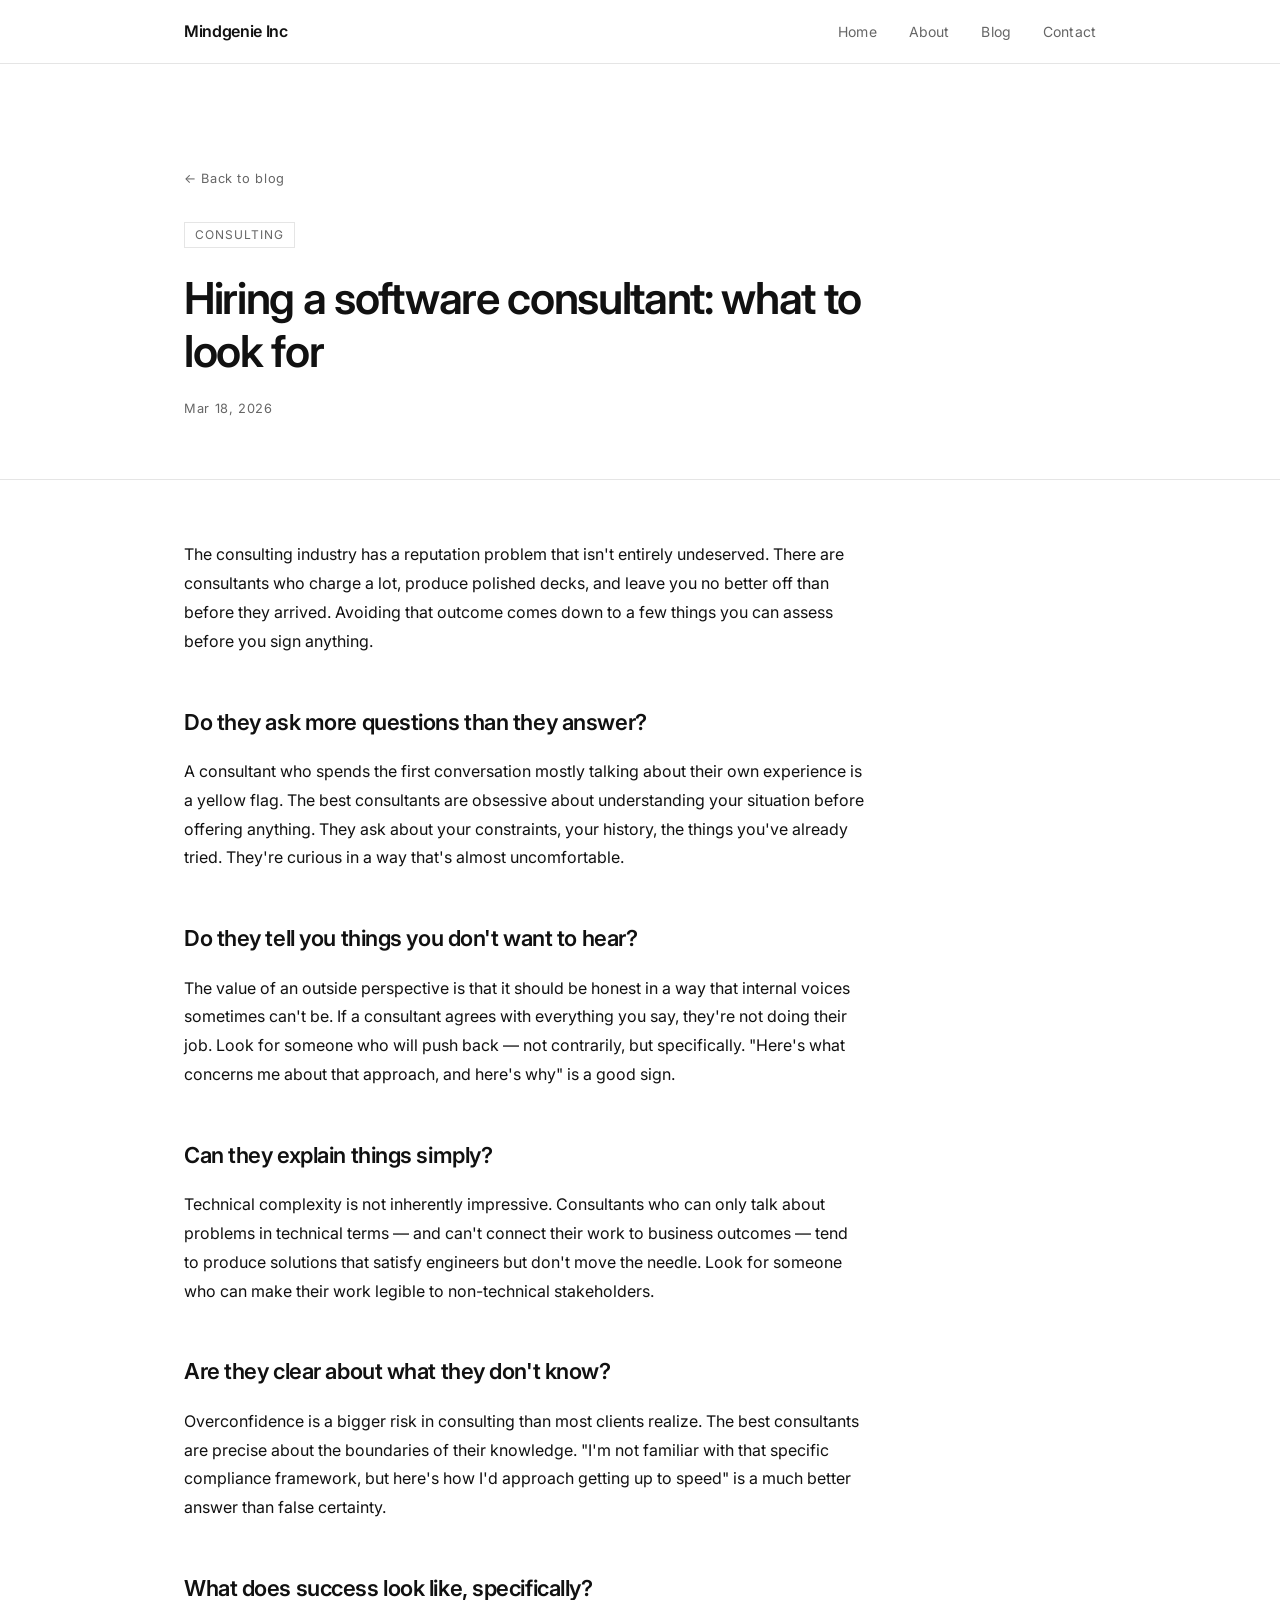
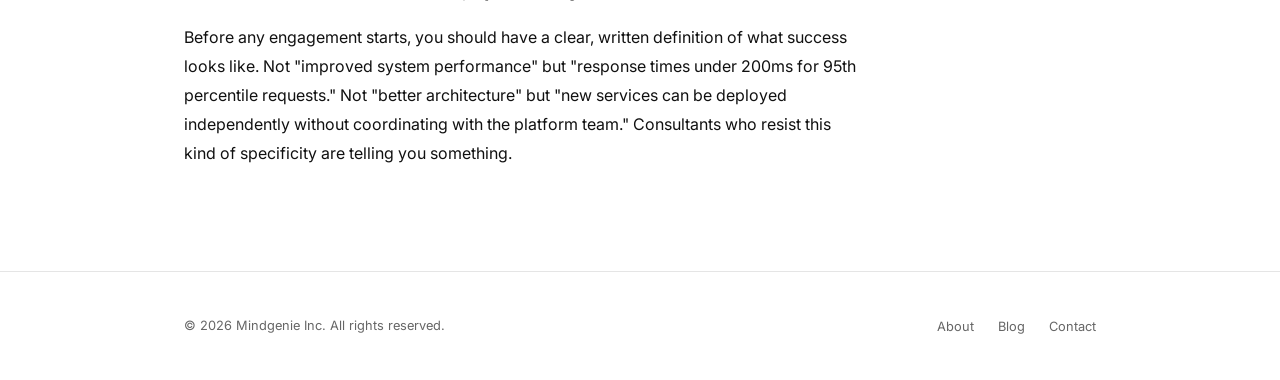
<file: post-hiring-consultant.html>
<!DOCTYPE html>
<html lang="en">
<head>
  <meta charset="UTF-8" />
  <meta name="viewport" content="width=device-width, initial-scale=1.0" />
  <title>Hiring a software consultant: what to look for — Mindgenie Inc</title>
  <meta name="description" content="The difference between a productive consulting partnership and an expensive disappointment often comes down to a few key signals." />
  <link rel="preconnect" href="https://fonts.googleapis.com" />
  <link rel="preconnect" href="https://fonts.gstatic.com" crossorigin />
  <link href="https://fonts.googleapis.com/css2?family=Inter:wght@400;500;600&display=swap" rel="stylesheet" />
  <link rel="stylesheet" href="css/styles.css" />
</head>
<body>

  <nav class="nav">
    <div class="container nav__inner">
      <a href="index.html" class="nav__logo">Mindgenie Inc</a>
      <ul class="nav__links">
        <li><a href="index.html">Home</a></li>
        <li><a href="about.html">About</a></li>
        <li><a href="blog.html">Blog</a></li>
        <li><a href="contact.html">Contact</a></li>
      </ul>
      <button class="nav__toggle" id="nav-toggle" aria-label="Toggle menu">
        <span></span><span></span><span></span>
      </button>
    </div>
  </nav>

  <div class="nav__mobile" id="nav-mobile">
    <a href="index.html">Home</a>
    <a href="about.html">About</a>
    <a href="blog.html">Blog</a>
    <a href="contact.html">Contact</a>
  </div>

  <main>

    <section class="post-hero">
      <div class="container">
        <a href="blog.html" class="post-hero__back">&larr; Back to blog</a>
        <div class="post-hero__tags">
          <span class="post-card__tag">Consulting</span>
        </div>
        <h1 class="post-hero__title">Hiring a software consultant: what to look for</h1>
        <p class="post-hero__meta">Mar 18, 2026</p>
      </div>
    </section>

    <div class="container">
      <div class="post-body">

        <p>The consulting industry has a reputation problem that isn't entirely undeserved. There are consultants who charge a lot, produce polished decks, and leave you no better off than before they arrived. Avoiding that outcome comes down to a few things you can assess before you sign anything.</p>

        <h2>Do they ask more questions than they answer?</h2>

        <p>A consultant who spends the first conversation mostly talking about their own experience is a yellow flag. The best consultants are obsessive about understanding your situation before offering anything. They ask about your constraints, your history, the things you've already tried. They're curious in a way that's almost uncomfortable.</p>

        <h2>Do they tell you things you don't want to hear?</h2>

        <p>The value of an outside perspective is that it should be honest in a way that internal voices sometimes can't be. If a consultant agrees with everything you say, they're not doing their job. Look for someone who will push back — not contrarily, but specifically. "Here's what concerns me about that approach, and here's why" is a good sign.</p>

        <h2>Can they explain things simply?</h2>

        <p>Technical complexity is not inherently impressive. Consultants who can only talk about problems in technical terms — and can't connect their work to business outcomes — tend to produce solutions that satisfy engineers but don't move the needle. Look for someone who can make their work legible to non-technical stakeholders.</p>

        <h2>Are they clear about what they don't know?</h2>

        <p>Overconfidence is a bigger risk in consulting than most clients realize. The best consultants are precise about the boundaries of their knowledge. "I'm not familiar with that specific compliance framework, but here's how I'd approach getting up to speed" is a much better answer than false certainty.</p>

        <h2>What does success look like, specifically?</h2>

        <p>Before any engagement starts, you should have a clear, written definition of what success looks like. Not "improved system performance" but "response times under 200ms for 95th percentile requests." Not "better architecture" but "new services can be deployed independently without coordinating with the platform team." Consultants who resist this kind of specificity are telling you something.</p>

      </div>
    </div>

  </main>

  <footer class="footer">
    <div class="container footer__inner">
      <p class="footer__copy">&copy; 2026 Mindgenie Inc. All rights reserved.</p>
      <ul class="footer__links">
        <li><a href="about.html">About</a></li>
        <li><a href="blog.html">Blog</a></li>
        <li><a href="contact.html">Contact</a></li>
      </ul>
    </div>
  </footer>

  <script src="js/main.js"></script>
</body>
</html>
</file>
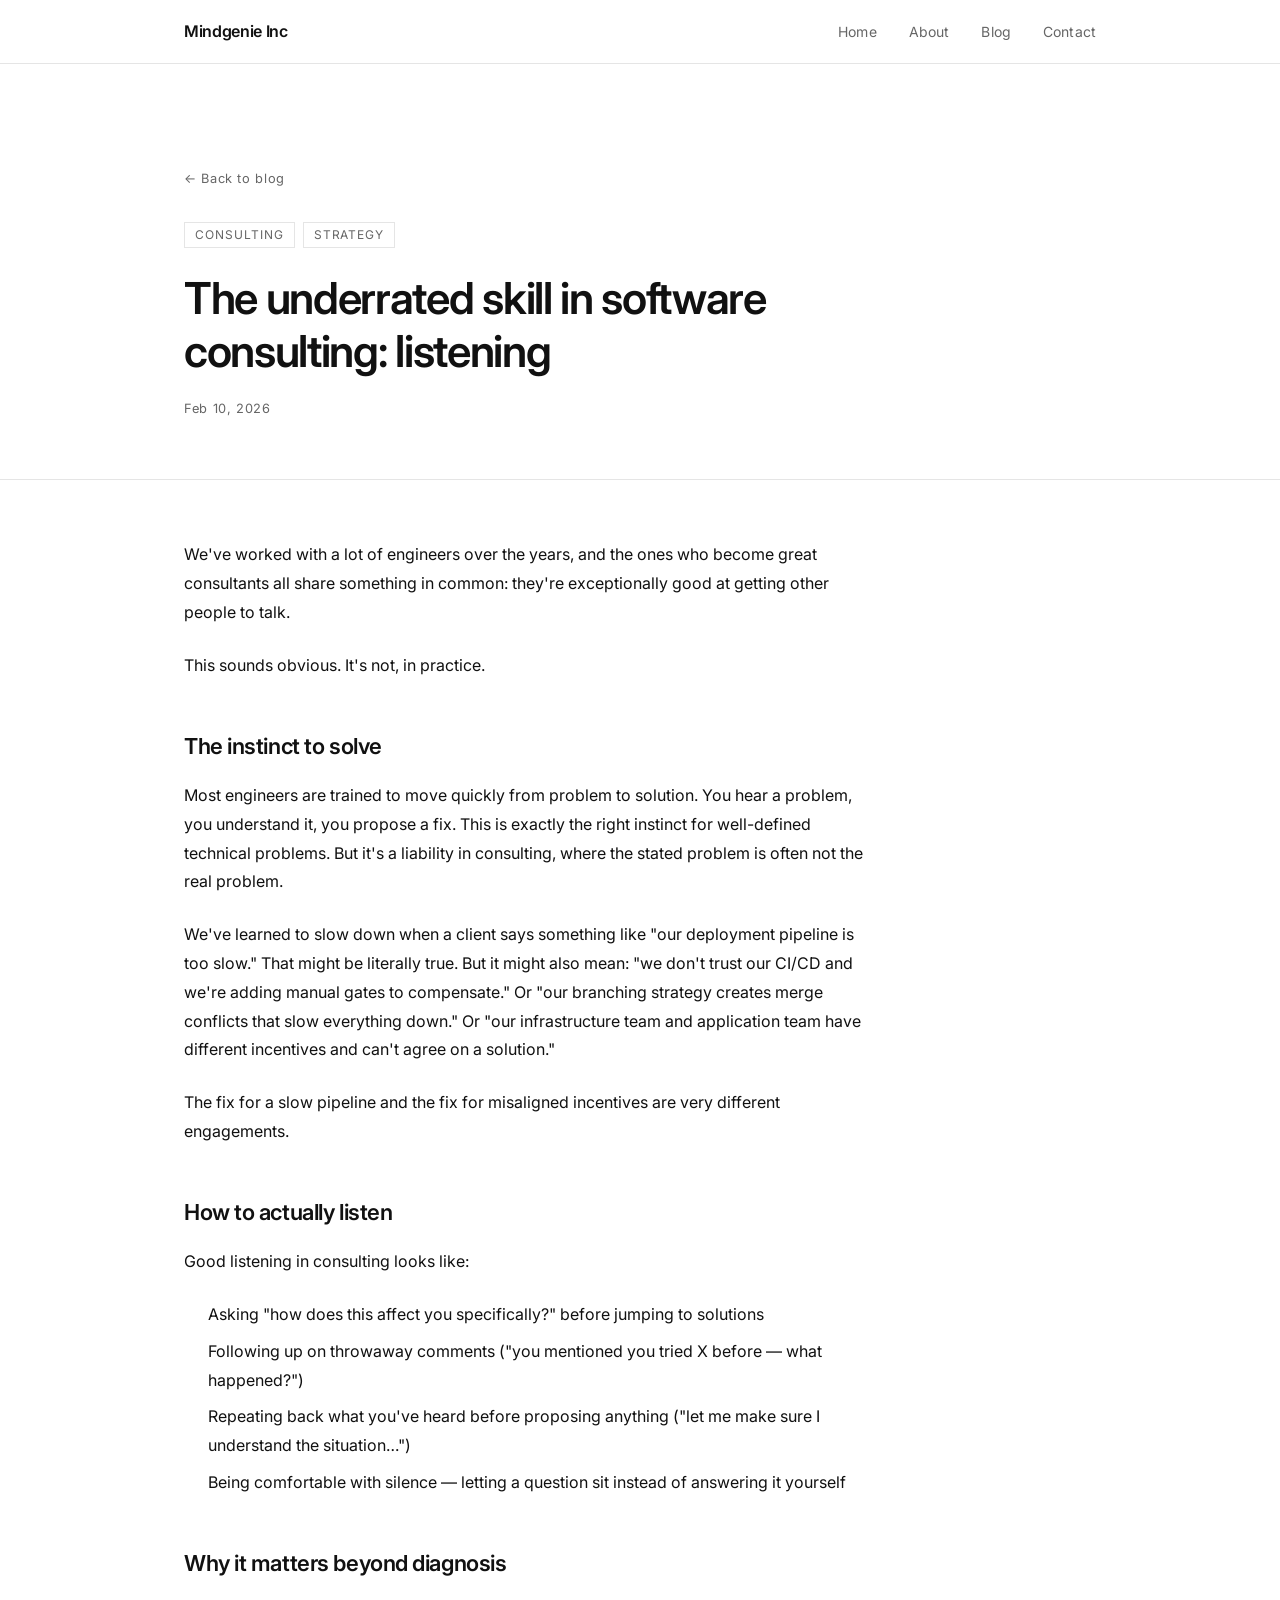
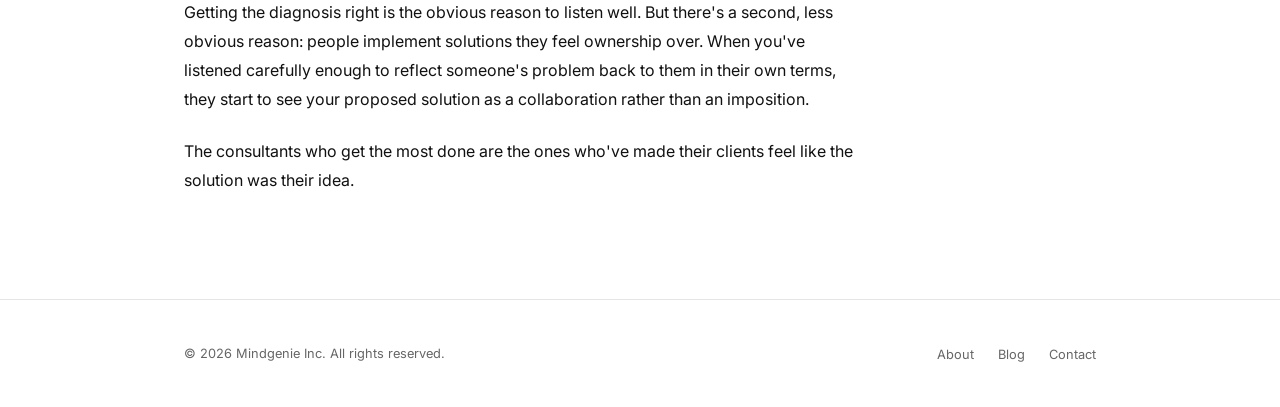
<file: post-listening.html>
<!DOCTYPE html>
<html lang="en">
<head>
  <meta charset="UTF-8" />
  <meta name="viewport" content="width=device-width, initial-scale=1.0" />
  <title>The underrated skill in software consulting: listening — Mindgenie Inc</title>
  <meta name="description" content="Most technical problems we encounter are actually communication problems in disguise." />
  <link rel="preconnect" href="https://fonts.googleapis.com" />
  <link rel="preconnect" href="https://fonts.gstatic.com" crossorigin />
  <link href="https://fonts.googleapis.com/css2?family=Inter:wght@400;500;600&display=swap" rel="stylesheet" />
  <link rel="stylesheet" href="css/styles.css" />
</head>
<body>

  <nav class="nav">
    <div class="container nav__inner">
      <a href="index.html" class="nav__logo">Mindgenie Inc</a>
      <ul class="nav__links">
        <li><a href="index.html">Home</a></li>
        <li><a href="about.html">About</a></li>
        <li><a href="blog.html">Blog</a></li>
        <li><a href="contact.html">Contact</a></li>
      </ul>
      <button class="nav__toggle" id="nav-toggle" aria-label="Toggle menu">
        <span></span><span></span><span></span>
      </button>
    </div>
  </nav>

  <div class="nav__mobile" id="nav-mobile">
    <a href="index.html">Home</a>
    <a href="about.html">About</a>
    <a href="blog.html">Blog</a>
    <a href="contact.html">Contact</a>
  </div>

  <main>

    <section class="post-hero">
      <div class="container">
        <a href="blog.html" class="post-hero__back">&larr; Back to blog</a>
        <div class="post-hero__tags">
          <span class="post-card__tag">Consulting</span>
          <span class="post-card__tag">Strategy</span>
        </div>
        <h1 class="post-hero__title">The underrated skill in software consulting: listening</h1>
        <p class="post-hero__meta">Feb 10, 2026</p>
      </div>
    </section>

    <div class="container">
      <div class="post-body">

        <p>We've worked with a lot of engineers over the years, and the ones who become great consultants all share something in common: they're exceptionally good at getting other people to talk.</p>

        <p>This sounds obvious. It's not, in practice.</p>

        <h2>The instinct to solve</h2>

        <p>Most engineers are trained to move quickly from problem to solution. You hear a problem, you understand it, you propose a fix. This is exactly the right instinct for well-defined technical problems. But it's a liability in consulting, where the stated problem is often not the real problem.</p>

        <p>We've learned to slow down when a client says something like "our deployment pipeline is too slow." That might be literally true. But it might also mean: "we don't trust our CI/CD and we're adding manual gates to compensate." Or "our branching strategy creates merge conflicts that slow everything down." Or "our infrastructure team and application team have different incentives and can't agree on a solution."</p>

        <p>The fix for a slow pipeline and the fix for misaligned incentives are very different engagements.</p>

        <h2>How to actually listen</h2>

        <p>Good listening in consulting looks like:</p>

        <ul>
          <li>Asking "how does this affect you specifically?" before jumping to solutions</li>
          <li>Following up on throwaway comments ("you mentioned you tried X before — what happened?")</li>
          <li>Repeating back what you've heard before proposing anything ("let me make sure I understand the situation…")</li>
          <li>Being comfortable with silence — letting a question sit instead of answering it yourself</li>
        </ul>

        <h2>Why it matters beyond diagnosis</h2>

        <p>Getting the diagnosis right is the obvious reason to listen well. But there's a second, less obvious reason: people implement solutions they feel ownership over. When you've listened carefully enough to reflect someone's problem back to them in their own terms, they start to see your proposed solution as a collaboration rather than an imposition.</p>

        <p>The consultants who get the most done are the ones who've made their clients feel like the solution was their idea.</p>

      </div>
    </div>

  </main>

  <footer class="footer">
    <div class="container footer__inner">
      <p class="footer__copy">&copy; 2026 Mindgenie Inc. All rights reserved.</p>
      <ul class="footer__links">
        <li><a href="about.html">About</a></li>
        <li><a href="blog.html">Blog</a></li>
        <li><a href="contact.html">Contact</a></li>
      </ul>
    </div>
  </footer>

  <script src="js/main.js"></script>
</body>
</html>
</file>
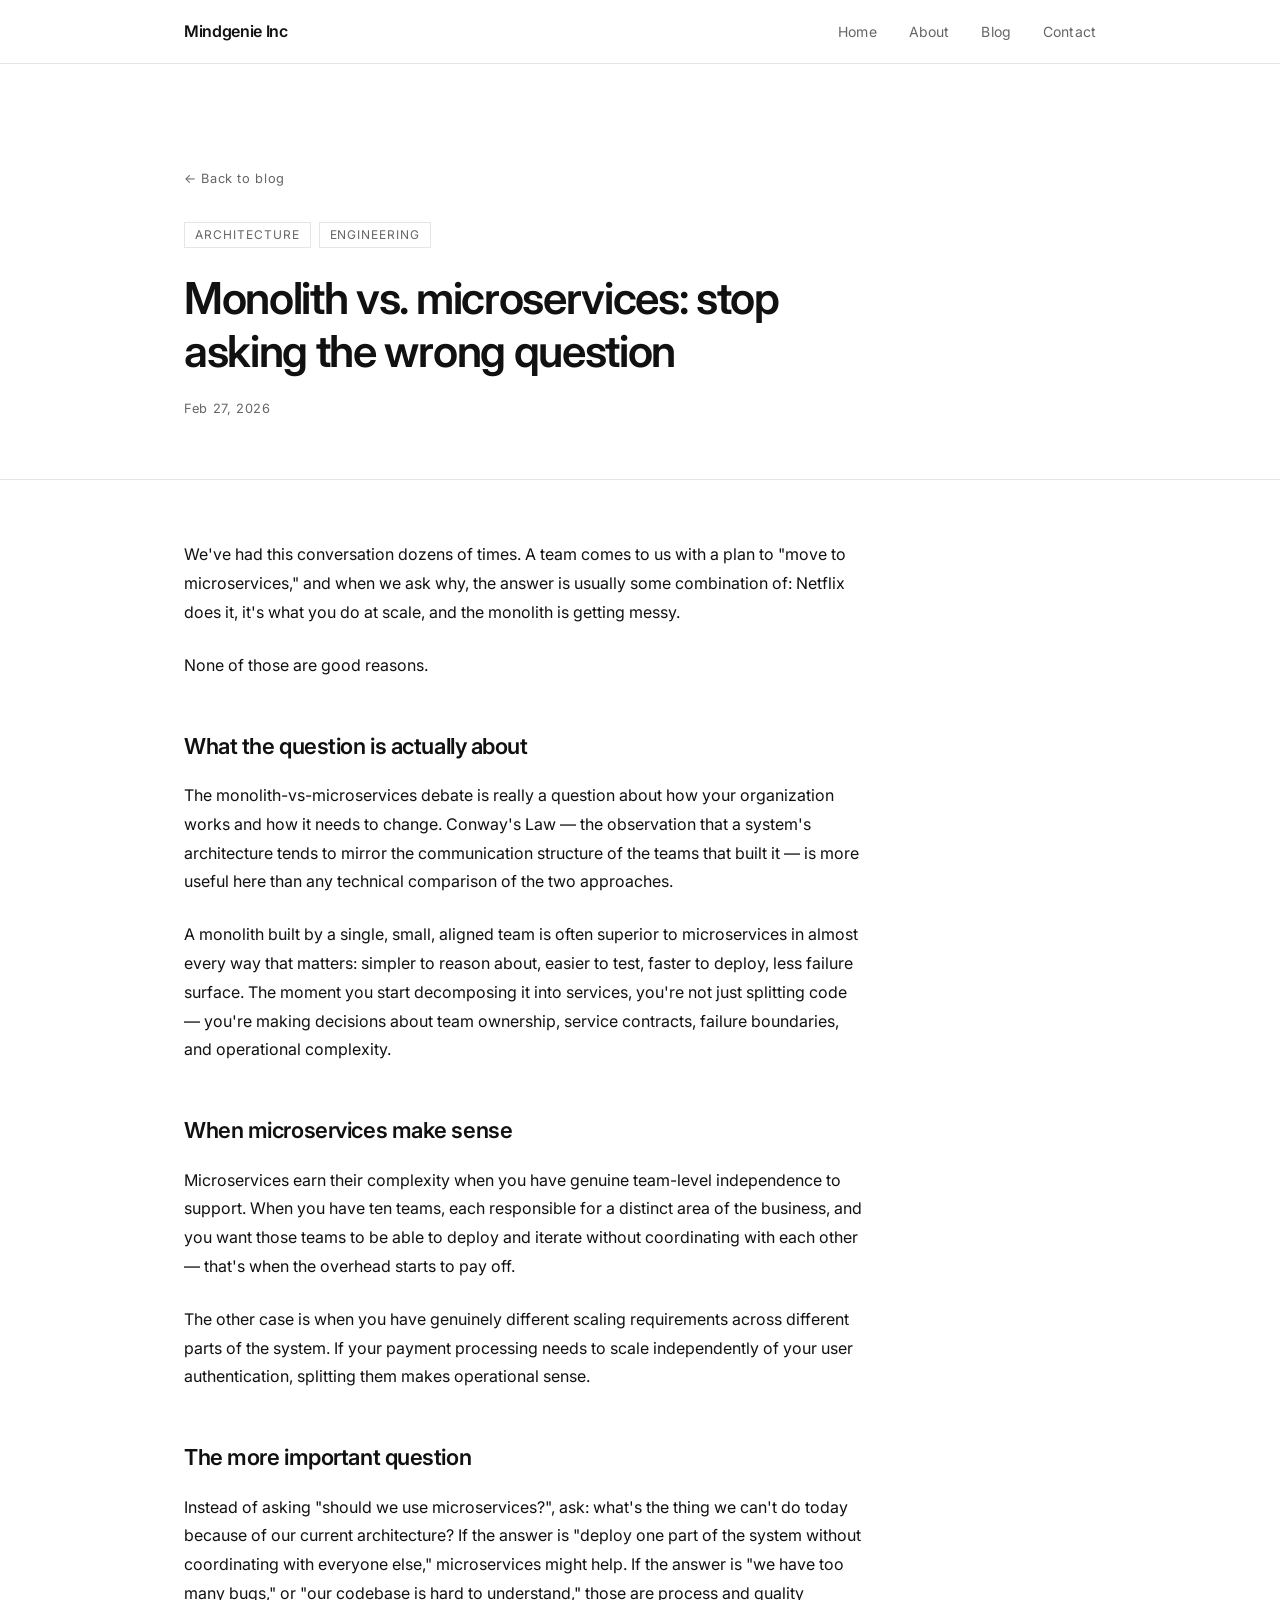
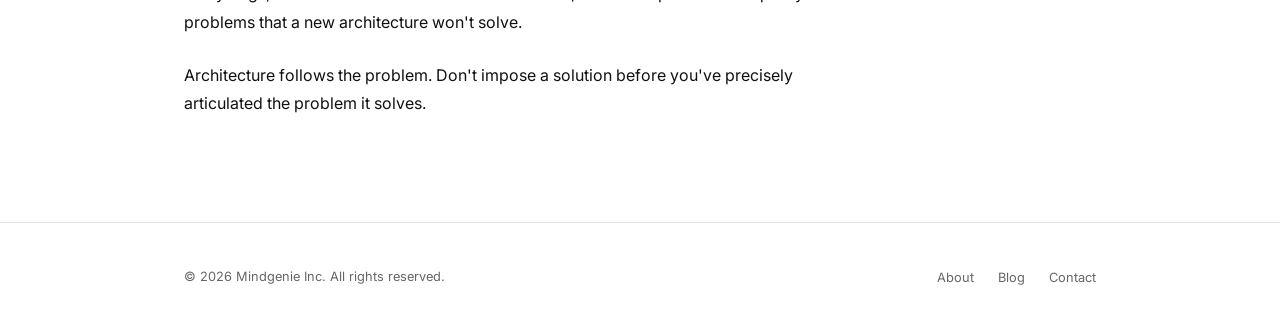
<file: post-monolith-microservices.html>
<!DOCTYPE html>
<html lang="en">
<head>
  <meta charset="UTF-8" />
  <meta name="viewport" content="width=device-width, initial-scale=1.0" />
  <title>Monolith vs. microservices: stop asking the wrong question — Mindgenie Inc</title>
  <meta name="description" content="Architecture should follow team structure, not the other way around." />
  <link rel="preconnect" href="https://fonts.googleapis.com" />
  <link rel="preconnect" href="https://fonts.gstatic.com" crossorigin />
  <link href="https://fonts.googleapis.com/css2?family=Inter:wght@400;500;600&display=swap" rel="stylesheet" />
  <link rel="stylesheet" href="css/styles.css" />
</head>
<body>

  <nav class="nav">
    <div class="container nav__inner">
      <a href="index.html" class="nav__logo">Mindgenie Inc</a>
      <ul class="nav__links">
        <li><a href="index.html">Home</a></li>
        <li><a href="about.html">About</a></li>
        <li><a href="blog.html">Blog</a></li>
        <li><a href="contact.html">Contact</a></li>
      </ul>
      <button class="nav__toggle" id="nav-toggle" aria-label="Toggle menu">
        <span></span><span></span><span></span>
      </button>
    </div>
  </nav>

  <div class="nav__mobile" id="nav-mobile">
    <a href="index.html">Home</a>
    <a href="about.html">About</a>
    <a href="blog.html">Blog</a>
    <a href="contact.html">Contact</a>
  </div>

  <main>

    <section class="post-hero">
      <div class="container">
        <a href="blog.html" class="post-hero__back">&larr; Back to blog</a>
        <div class="post-hero__tags">
          <span class="post-card__tag">Architecture</span>
          <span class="post-card__tag">Engineering</span>
        </div>
        <h1 class="post-hero__title">Monolith vs. microservices: stop asking the wrong question</h1>
        <p class="post-hero__meta">Feb 27, 2026</p>
      </div>
    </section>

    <div class="container">
      <div class="post-body">

        <p>We've had this conversation dozens of times. A team comes to us with a plan to "move to microservices," and when we ask why, the answer is usually some combination of: Netflix does it, it's what you do at scale, and the monolith is getting messy.</p>

        <p>None of those are good reasons.</p>

        <h2>What the question is actually about</h2>

        <p>The monolith-vs-microservices debate is really a question about how your organization works and how it needs to change. Conway's Law — the observation that a system's architecture tends to mirror the communication structure of the teams that built it — is more useful here than any technical comparison of the two approaches.</p>

        <p>A monolith built by a single, small, aligned team is often superior to microservices in almost every way that matters: simpler to reason about, easier to test, faster to deploy, less failure surface. The moment you start decomposing it into services, you're not just splitting code — you're making decisions about team ownership, service contracts, failure boundaries, and operational complexity.</p>

        <h2>When microservices make sense</h2>

        <p>Microservices earn their complexity when you have genuine team-level independence to support. When you have ten teams, each responsible for a distinct area of the business, and you want those teams to be able to deploy and iterate without coordinating with each other — that's when the overhead starts to pay off.</p>

        <p>The other case is when you have genuinely different scaling requirements across different parts of the system. If your payment processing needs to scale independently of your user authentication, splitting them makes operational sense.</p>

        <h2>The more important question</h2>

        <p>Instead of asking "should we use microservices?", ask: what's the thing we can't do today because of our current architecture? If the answer is "deploy one part of the system without coordinating with everyone else," microservices might help. If the answer is "we have too many bugs," or "our codebase is hard to understand," those are process and quality problems that a new architecture won't solve.</p>

        <p>Architecture follows the problem. Don't impose a solution before you've precisely articulated the problem it solves.</p>

      </div>
    </div>

  </main>

  <footer class="footer">
    <div class="container footer__inner">
      <p class="footer__copy">&copy; 2026 Mindgenie Inc. All rights reserved.</p>
      <ul class="footer__links">
        <li><a href="about.html">About</a></li>
        <li><a href="blog.html">Blog</a></li>
        <li><a href="contact.html">Contact</a></li>
      </ul>
    </div>
  </footer>

  <script src="js/main.js"></script>
</body>
</html>
</file>
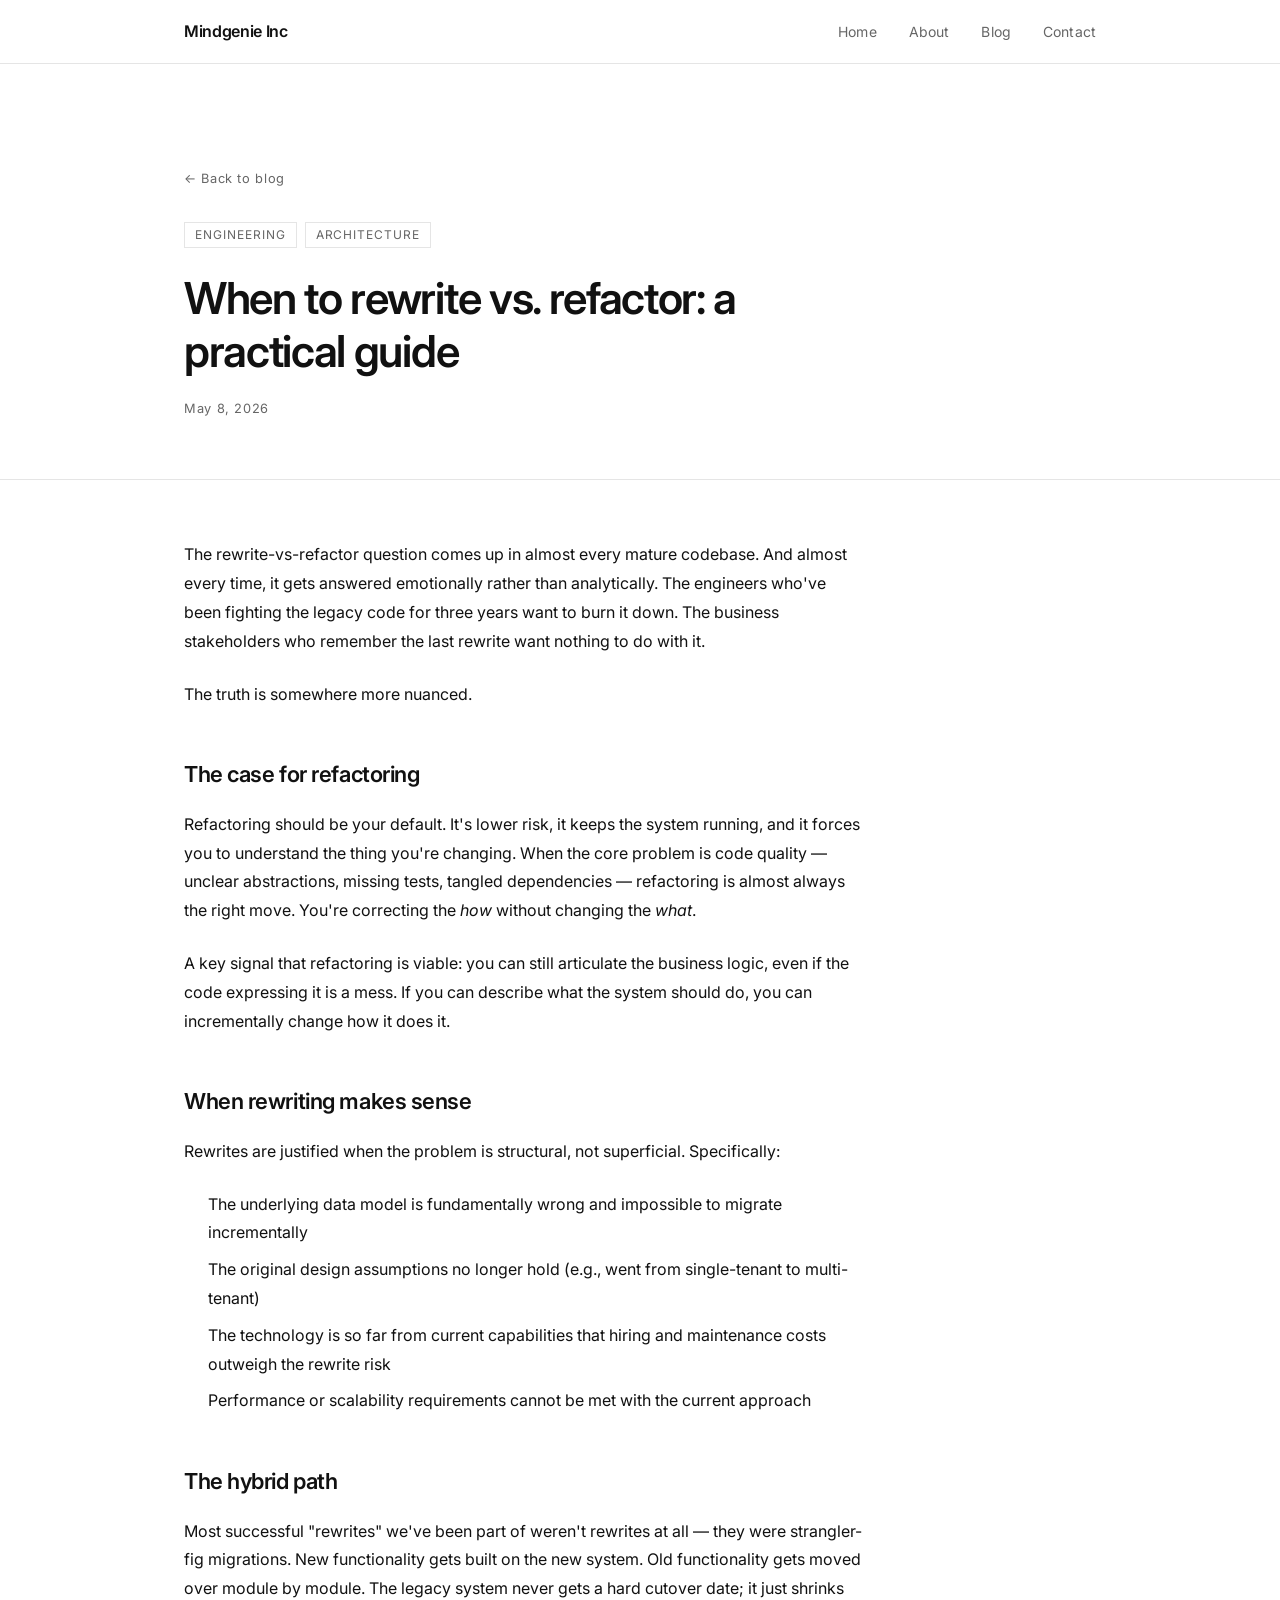
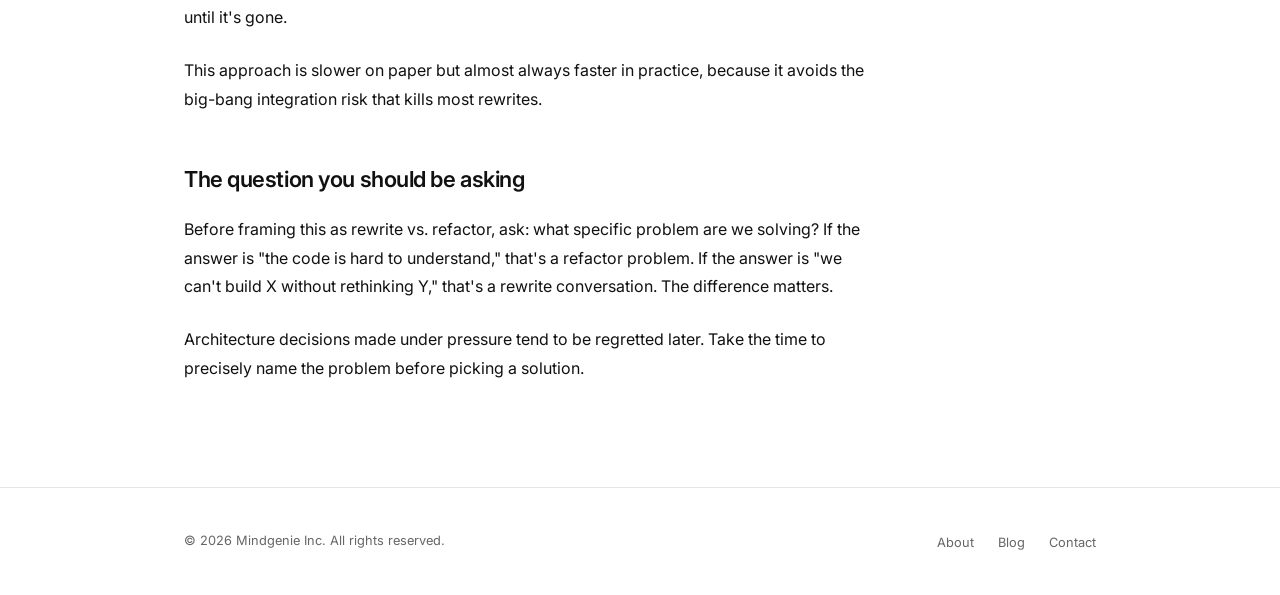
<file: post-rewrite-vs-refactor.html>
<!DOCTYPE html>
<html lang="en">
<head>
  <meta charset="UTF-8" />
  <meta name="viewport" content="width=device-width, initial-scale=1.0" />
  <title>When to rewrite vs. refactor: a practical guide — Mindgenie Inc</title>
  <meta name="description" content="The rewrite-vs-refactor question comes up in almost every mature codebase. Here's a framework for thinking about it." />
  <link rel="preconnect" href="https://fonts.googleapis.com" />
  <link rel="preconnect" href="https://fonts.gstatic.com" crossorigin />
  <link href="https://fonts.googleapis.com/css2?family=Inter:wght@400;500;600&display=swap" rel="stylesheet" />
  <link rel="stylesheet" href="css/styles.css" />
</head>
<body>

  <nav class="nav">
    <div class="container nav__inner">
      <a href="index.html" class="nav__logo">Mindgenie Inc</a>
      <ul class="nav__links">
        <li><a href="index.html">Home</a></li>
        <li><a href="about.html">About</a></li>
        <li><a href="blog.html">Blog</a></li>
        <li><a href="contact.html">Contact</a></li>
      </ul>
      <button class="nav__toggle" id="nav-toggle" aria-label="Toggle menu">
        <span></span><span></span><span></span>
      </button>
    </div>
  </nav>

  <div class="nav__mobile" id="nav-mobile">
    <a href="index.html">Home</a>
    <a href="about.html">About</a>
    <a href="blog.html">Blog</a>
    <a href="contact.html">Contact</a>
  </div>

  <main>

    <section class="post-hero">
      <div class="container">
        <a href="blog.html" class="post-hero__back">&larr; Back to blog</a>
        <div class="post-hero__tags">
          <span class="post-card__tag">Engineering</span>
          <span class="post-card__tag">Architecture</span>
        </div>
        <h1 class="post-hero__title">When to rewrite vs. refactor: a practical guide</h1>
        <p class="post-hero__meta">May 8, 2026</p>
      </div>
    </section>

    <div class="container">
      <div class="post-body">

        <p>The rewrite-vs-refactor question comes up in almost every mature codebase. And almost every time, it gets answered emotionally rather than analytically. The engineers who've been fighting the legacy code for three years want to burn it down. The business stakeholders who remember the last rewrite want nothing to do with it.</p>

        <p>The truth is somewhere more nuanced.</p>

        <h2>The case for refactoring</h2>

        <p>Refactoring should be your default. It's lower risk, it keeps the system running, and it forces you to understand the thing you're changing. When the core problem is code quality — unclear abstractions, missing tests, tangled dependencies — refactoring is almost always the right move. You're correcting the <em>how</em> without changing the <em>what</em>.</p>

        <p>A key signal that refactoring is viable: you can still articulate the business logic, even if the code expressing it is a mess. If you can describe what the system should do, you can incrementally change how it does it.</p>

        <h2>When rewriting makes sense</h2>

        <p>Rewrites are justified when the problem is structural, not superficial. Specifically:</p>

        <ul>
          <li>The underlying data model is fundamentally wrong and impossible to migrate incrementally</li>
          <li>The original design assumptions no longer hold (e.g., went from single-tenant to multi-tenant)</li>
          <li>The technology is so far from current capabilities that hiring and maintenance costs outweigh the rewrite risk</li>
          <li>Performance or scalability requirements cannot be met with the current approach</li>
        </ul>

        <h2>The hybrid path</h2>

        <p>Most successful "rewrites" we've been part of weren't rewrites at all — they were strangler-fig migrations. New functionality gets built on the new system. Old functionality gets moved over module by module. The legacy system never gets a hard cutover date; it just shrinks until it's gone.</p>

        <p>This approach is slower on paper but almost always faster in practice, because it avoids the big-bang integration risk that kills most rewrites.</p>

        <h2>The question you should be asking</h2>

        <p>Before framing this as rewrite vs. refactor, ask: what specific problem are we solving? If the answer is "the code is hard to understand," that's a refactor problem. If the answer is "we can't build X without rethinking Y," that's a rewrite conversation. The difference matters.</p>

        <p>Architecture decisions made under pressure tend to be regretted later. Take the time to precisely name the problem before picking a solution.</p>

      </div>
    </div>

  </main>

  <footer class="footer">
    <div class="container footer__inner">
      <p class="footer__copy">&copy; 2026 Mindgenie Inc. All rights reserved.</p>
      <ul class="footer__links">
        <li><a href="about.html">About</a></li>
        <li><a href="blog.html">Blog</a></li>
        <li><a href="contact.html">Contact</a></li>
      </ul>
    </div>
  </footer>

  <script src="js/main.js"></script>
</body>
</html>
</file>
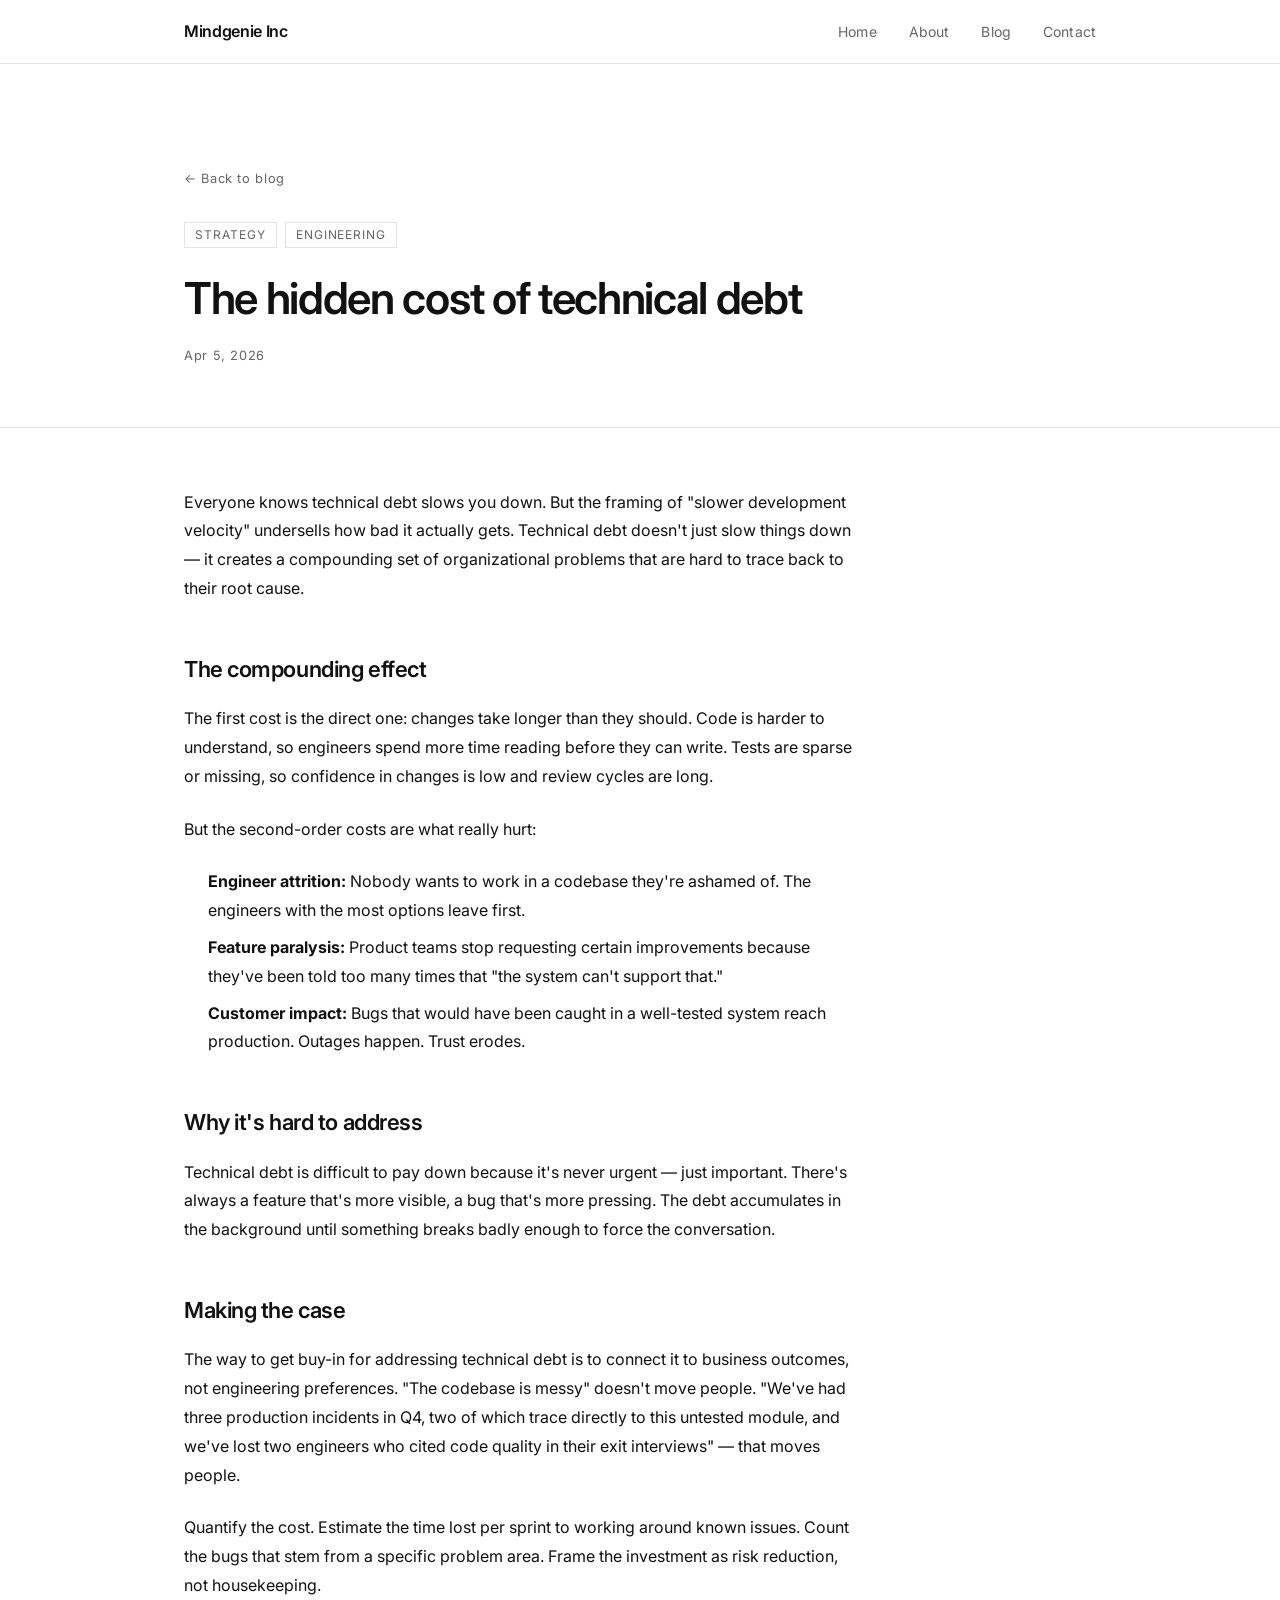
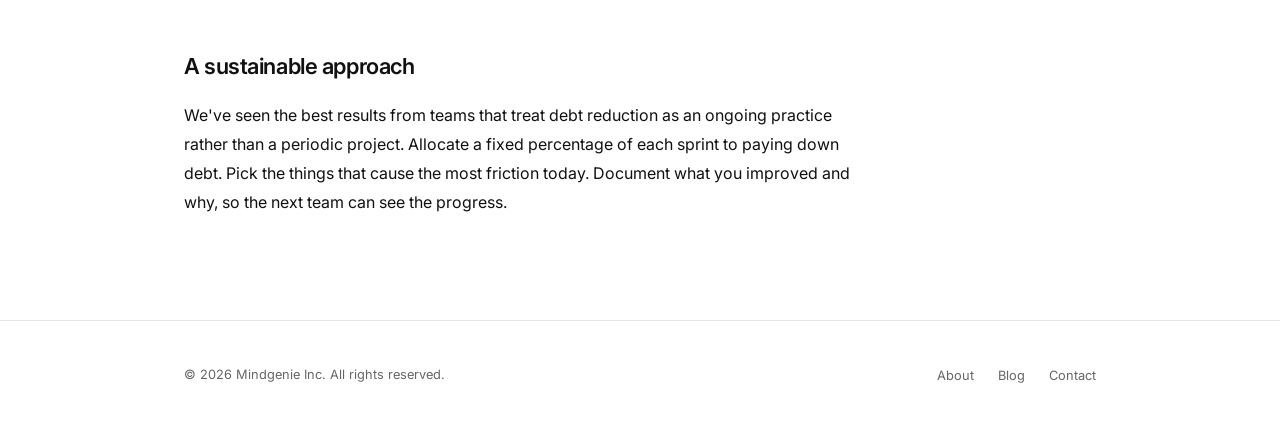
<file: post-technical-debt.html>
<!DOCTYPE html>
<html lang="en">
<head>
  <meta charset="UTF-8" />
  <meta name="viewport" content="width=device-width, initial-scale=1.0" />
  <title>The hidden cost of technical debt — Mindgenie Inc</title>
  <meta name="description" content="Technical debt isn't just slower development — it compounds into organizational risk over time." />
  <link rel="preconnect" href="https://fonts.googleapis.com" />
  <link rel="preconnect" href="https://fonts.gstatic.com" crossorigin />
  <link href="https://fonts.googleapis.com/css2?family=Inter:wght@400;500;600&display=swap" rel="stylesheet" />
  <link rel="stylesheet" href="css/styles.css" />
</head>
<body>

  <nav class="nav">
    <div class="container nav__inner">
      <a href="index.html" class="nav__logo">Mindgenie Inc</a>
      <ul class="nav__links">
        <li><a href="index.html">Home</a></li>
        <li><a href="about.html">About</a></li>
        <li><a href="blog.html">Blog</a></li>
        <li><a href="contact.html">Contact</a></li>
      </ul>
      <button class="nav__toggle" id="nav-toggle" aria-label="Toggle menu">
        <span></span><span></span><span></span>
      </button>
    </div>
  </nav>

  <div class="nav__mobile" id="nav-mobile">
    <a href="index.html">Home</a>
    <a href="about.html">About</a>
    <a href="blog.html">Blog</a>
    <a href="contact.html">Contact</a>
  </div>

  <main>

    <section class="post-hero">
      <div class="container">
        <a href="blog.html" class="post-hero__back">&larr; Back to blog</a>
        <div class="post-hero__tags">
          <span class="post-card__tag">Strategy</span>
          <span class="post-card__tag">Engineering</span>
        </div>
        <h1 class="post-hero__title">The hidden cost of technical debt</h1>
        <p class="post-hero__meta">Apr 5, 2026</p>
      </div>
    </section>

    <div class="container">
      <div class="post-body">

        <p>Everyone knows technical debt slows you down. But the framing of "slower development velocity" undersells how bad it actually gets. Technical debt doesn't just slow things down — it creates a compounding set of organizational problems that are hard to trace back to their root cause.</p>

        <h2>The compounding effect</h2>

        <p>The first cost is the direct one: changes take longer than they should. Code is harder to understand, so engineers spend more time reading before they can write. Tests are sparse or missing, so confidence in changes is low and review cycles are long.</p>

        <p>But the second-order costs are what really hurt:</p>

        <ul>
          <li><strong>Engineer attrition:</strong> Nobody wants to work in a codebase they're ashamed of. The engineers with the most options leave first.</li>
          <li><strong>Feature paralysis:</strong> Product teams stop requesting certain improvements because they've been told too many times that "the system can't support that."</li>
          <li><strong>Customer impact:</strong> Bugs that would have been caught in a well-tested system reach production. Outages happen. Trust erodes.</li>
        </ul>

        <h2>Why it's hard to address</h2>

        <p>Technical debt is difficult to pay down because it's never urgent — just important. There's always a feature that's more visible, a bug that's more pressing. The debt accumulates in the background until something breaks badly enough to force the conversation.</p>

        <h2>Making the case</h2>

        <p>The way to get buy-in for addressing technical debt is to connect it to business outcomes, not engineering preferences. "The codebase is messy" doesn't move people. "We've had three production incidents in Q4, two of which trace directly to this untested module, and we've lost two engineers who cited code quality in their exit interviews" — that moves people.</p>

        <p>Quantify the cost. Estimate the time lost per sprint to working around known issues. Count the bugs that stem from a specific problem area. Frame the investment as risk reduction, not housekeeping.</p>

        <h2>A sustainable approach</h2>

        <p>We've seen the best results from teams that treat debt reduction as an ongoing practice rather than a periodic project. Allocate a fixed percentage of each sprint to paying down debt. Pick the things that cause the most friction today. Document what you improved and why, so the next team can see the progress.</p>

      </div>
    </div>

  </main>

  <footer class="footer">
    <div class="container footer__inner">
      <p class="footer__copy">&copy; 2026 Mindgenie Inc. All rights reserved.</p>
      <ul class="footer__links">
        <li><a href="about.html">About</a></li>
        <li><a href="blog.html">Blog</a></li>
        <li><a href="contact.html">Contact</a></li>
      </ul>
    </div>
  </footer>

  <script src="js/main.js"></script>
</body>
</html>
</file>
<file: css/styles.css>
/* ========= Reset & Base ========= */
*, *::before, *::after { box-sizing: border-box; margin: 0; padding: 0; }

:root {
  --color-bg:      #ffffff;
  --color-text:    #111111;
  --color-muted:   #666666;
  --color-border:  #e5e5e5;
  --color-accent:  #111111;
  --font-sans:     'Inter', system-ui, -apple-system, sans-serif;
  --max-w:         960px;
  --nav-h:         64px;
}

html { scroll-behavior: smooth; }

body {
  background: var(--color-bg);
  color: var(--color-text);
  font-family: var(--font-sans);
  font-size: 16px;
  line-height: 1.7;
  -webkit-font-smoothing: antialiased;
}

a { color: inherit; text-decoration: none; }
img { display: block; max-width: 100%; }
ul { list-style: none; }

/* ========= Layout ========= */
.container {
  width: 100%;
  max-width: var(--max-w);
  margin: 0 auto;
  padding: 0 24px;
}

/* ========= Navigation ========= */
.nav {
  position: fixed;
  top: 0; left: 0; right: 0;
  height: var(--nav-h);
  background: var(--color-bg);
  border-bottom: 1px solid var(--color-border);
  z-index: 100;
}

.nav__inner {
  height: 100%;
  display: flex;
  align-items: center;
  justify-content: space-between;
}

.nav__logo {
  font-size: 1rem;
  font-weight: 600;
  letter-spacing: -0.02em;
}

.nav__links {
  display: flex;
  gap: 32px;
}

.nav__links a {
  font-size: 0.875rem;
  color: var(--color-muted);
  transition: color 0.15s;
  letter-spacing: 0.01em;
}

.nav__links a:hover,
.nav__links a.active { color: var(--color-text); }

/* Hamburger */
.nav__toggle {
  display: none;
  flex-direction: column;
  justify-content: center;
  gap: 5px;
  width: 24px;
  height: 24px;
  cursor: pointer;
  background: none;
  border: none;
  padding: 0;
}

.nav__toggle span {
  display: block;
  width: 100%;
  height: 1.5px;
  background: var(--color-text);
  transition: transform 0.2s, opacity 0.2s;
}

.nav__toggle.open span:nth-child(1) { transform: translateY(6.5px) rotate(45deg); }
.nav__toggle.open span:nth-child(2) { opacity: 0; }
.nav__toggle.open span:nth-child(3) { transform: translateY(-6.5px) rotate(-45deg); }

/* Mobile menu */
.nav__mobile {
  display: none;
  position: fixed;
  top: var(--nav-h);
  left: 0; right: 0;
  background: var(--color-bg);
  border-bottom: 1px solid var(--color-border);
  padding: 24px;
  z-index: 99;
}

.nav__mobile.open { display: block; }

.nav__mobile a {
  display: block;
  padding: 12px 0;
  font-size: 1rem;
  color: var(--color-muted);
  border-bottom: 1px solid var(--color-border);
  transition: color 0.15s;
}

.nav__mobile a:last-child { border-bottom: none; }
.nav__mobile a:hover,
.nav__mobile a.active { color: var(--color-text); }

/* Page offset for fixed nav */
main { padding-top: var(--nav-h); }

/* ========= Hero ========= */
.hero {
  padding: 120px 0 100px;
  border-bottom: 1px solid var(--color-border);
}

.hero__label {
  font-size: 0.75rem;
  letter-spacing: 0.15em;
  text-transform: uppercase;
  color: var(--color-muted);
  margin-bottom: 24px;
}

.hero__title {
  font-size: clamp(2.5rem, 6vw, 4.5rem);
  font-weight: 600;
  letter-spacing: -0.03em;
  line-height: 1.1;
  max-width: 700px;
  margin-bottom: 32px;
}

.hero__sub {
  font-size: 1.125rem;
  color: var(--color-muted);
  max-width: 520px;
  margin-bottom: 48px;
  line-height: 1.6;
}

.hero__cta {
  display: inline-flex;
  gap: 16px;
  flex-wrap: wrap;
}

/* ========= Buttons ========= */
.btn {
  display: inline-block;
  padding: 12px 28px;
  font-size: 0.875rem;
  font-weight: 500;
  letter-spacing: 0.01em;
  border: 1px solid var(--color-text);
  transition: background 0.15s, color 0.15s;
  cursor: pointer;
}

.btn--filled {
  background: var(--color-text);
  color: #ffffff;
}

.btn--filled:hover {
  background: #333;
  border-color: #333;
}

.btn--outline {
  background: transparent;
  color: var(--color-text);
}

.btn--outline:hover {
  background: var(--color-text);
  color: #ffffff;
}

/* ========= Section ========= */
.section {
  padding: 80px 0;
  border-bottom: 1px solid var(--color-border);
}

.section:last-child { border-bottom: none; }

.section__label {
  font-size: 0.75rem;
  letter-spacing: 0.15em;
  text-transform: uppercase;
  color: var(--color-muted);
  margin-bottom: 40px;
}

.section__title {
  font-size: clamp(1.5rem, 3vw, 2rem);
  font-weight: 600;
  letter-spacing: -0.02em;
  margin-bottom: 16px;
}

.section__body {
  font-size: 1rem;
  color: var(--color-muted);
  max-width: 600px;
  line-height: 1.7;
}

/* ========= Services Grid ========= */
.services {
  display: grid;
  grid-template-columns: repeat(auto-fit, minmax(260px, 1fr));
  gap: 1px;
  background: var(--color-border);
  border: 1px solid var(--color-border);
  margin-top: 48px;
}

.service-card {
  background: var(--color-bg);
  padding: 40px 32px;
}

.service-card__num {
  font-size: 0.75rem;
  letter-spacing: 0.1em;
  color: var(--color-muted);
  margin-bottom: 20px;
}

.service-card__title {
  font-size: 1.125rem;
  font-weight: 600;
  letter-spacing: -0.01em;
  margin-bottom: 12px;
}

.service-card__body {
  font-size: 0.9rem;
  color: var(--color-muted);
  line-height: 1.6;
}

/* ========= Blog Cards ========= */
.posts {
  display: grid;
  grid-template-columns: repeat(auto-fit, minmax(280px, 1fr));
  gap: 40px;
  margin-top: 48px;
}

.post-card { border-top: 1px solid var(--color-border); padding-top: 24px; }

.post-card__date {
  font-size: 0.75rem;
  letter-spacing: 0.08em;
  color: var(--color-muted);
  margin-bottom: 10px;
}

.post-card__title {
  font-size: 1.125rem;
  font-weight: 600;
  letter-spacing: -0.01em;
  margin-bottom: 10px;
  line-height: 1.4;
}

.post-card__title a:hover { text-decoration: underline; text-underline-offset: 3px; }

.post-card__excerpt {
  font-size: 0.9rem;
  color: var(--color-muted);
  line-height: 1.6;
  margin-bottom: 16px;
}

.post-card__tag {
  font-size: 0.75rem;
  letter-spacing: 0.08em;
  text-transform: uppercase;
  color: var(--color-muted);
  border: 1px solid var(--color-border);
  padding: 2px 10px;
  display: inline-block;
}

/* ========= About Page ========= */
.about-hero {
  padding: 100px 0 80px;
  border-bottom: 1px solid var(--color-border);
}

.about-hero__title {
  font-size: clamp(2rem, 5vw, 3.5rem);
  font-weight: 600;
  letter-spacing: -0.03em;
  line-height: 1.15;
  max-width: 640px;
  margin-bottom: 32px;
}

.about-hero__body {
  font-size: 1.125rem;
  color: var(--color-muted);
  max-width: 560px;
  line-height: 1.7;
}

.values {
  display: grid;
  grid-template-columns: repeat(auto-fit, minmax(200px, 1fr));
  gap: 40px;
  margin-top: 48px;
}

.value__title {
  font-weight: 600;
  margin-bottom: 8px;
  letter-spacing: -0.01em;
}

.value__body {
  font-size: 0.9rem;
  color: var(--color-muted);
  line-height: 1.6;
}

/* Stats row */
.stats {
  display: flex;
  flex-wrap: wrap;
  gap: 48px;
  padding: 64px 0;
}

.stat__num {
  font-size: 2.5rem;
  font-weight: 600;
  letter-spacing: -0.03em;
  line-height: 1;
  margin-bottom: 6px;
}

.stat__label {
  font-size: 0.875rem;
  color: var(--color-muted);
}

/* Team */
.team {
  display: grid;
  grid-template-columns: repeat(auto-fit, minmax(200px, 1fr));
  gap: 32px;
  margin-top: 48px;
}

.team-member__name {
  font-weight: 600;
  letter-spacing: -0.01em;
  margin-top: 16px;
  margin-bottom: 4px;
}

.team-member__role {
  font-size: 0.875rem;
  color: var(--color-muted);
}

.team-member__avatar {
  width: 100%;
  aspect-ratio: 1;
  background: var(--color-border);
  display: flex;
  align-items: center;
  justify-content: center;
  font-size: 2rem;
  font-weight: 600;
  color: var(--color-muted);
  letter-spacing: -0.02em;
}

/* ========= Blog Page ========= */
.blog-hero {
  padding: 100px 0 60px;
  border-bottom: 1px solid var(--color-border);
}

.blog-hero__title {
  font-size: clamp(2rem, 5vw, 3rem);
  font-weight: 600;
  letter-spacing: -0.03em;
  margin-bottom: 12px;
}

.blog-hero__sub {
  color: var(--color-muted);
  font-size: 1rem;
}

.blog-list { padding: 60px 0; }

.blog-item {
  display: grid;
  grid-template-columns: 120px 1fr;
  gap: 32px;
  padding: 32px 0;
  border-bottom: 1px solid var(--color-border);
  align-items: start;
}

.blog-item:first-child { border-top: 1px solid var(--color-border); }

.blog-item__date {
  font-size: 0.8rem;
  color: var(--color-muted);
  padding-top: 4px;
  letter-spacing: 0.03em;
}

.blog-item__title {
  font-size: 1.25rem;
  font-weight: 600;
  letter-spacing: -0.02em;
  line-height: 1.35;
  margin-bottom: 8px;
}

.blog-item__title a:hover { text-decoration: underline; text-underline-offset: 3px; }

.blog-item__excerpt {
  font-size: 0.9rem;
  color: var(--color-muted);
  line-height: 1.6;
  margin-bottom: 12px;
}

.blog-item__tags { display: flex; gap: 8px; flex-wrap: wrap; }

/* ========= Contact Page ========= */
.contact-hero {
  padding: 100px 0 60px;
  border-bottom: 1px solid var(--color-border);
}

.contact-hero__title {
  font-size: clamp(2rem, 5vw, 3rem);
  font-weight: 600;
  letter-spacing: -0.03em;
  margin-bottom: 12px;
}

.contact-hero__sub {
  color: var(--color-muted);
  font-size: 1rem;
  max-width: 480px;
}

.contact-layout {
  display: grid;
  grid-template-columns: 1fr 1fr;
  gap: 80px;
  padding: 60px 0 80px;
}

.contact-info__heading {
  font-size: 1rem;
  font-weight: 600;
  letter-spacing: -0.01em;
  margin-bottom: 24px;
}

.contact-detail {
  margin-bottom: 24px;
}

.contact-detail__label {
  font-size: 0.75rem;
  letter-spacing: 0.1em;
  text-transform: uppercase;
  color: var(--color-muted);
  margin-bottom: 4px;
}

.contact-detail__value {
  font-size: 0.95rem;
}

/* Form */
.form { display: flex; flex-direction: column; gap: 20px; }

.form-group { display: flex; flex-direction: column; gap: 6px; }

.form-group label {
  font-size: 0.75rem;
  letter-spacing: 0.1em;
  text-transform: uppercase;
  color: var(--color-muted);
}

.form-group input,
.form-group textarea,
.form-group select {
  width: 100%;
  padding: 12px 0;
  border: none;
  border-bottom: 1px solid var(--color-border);
  font-family: var(--font-sans);
  font-size: 0.95rem;
  color: var(--color-text);
  background: transparent;
  outline: none;
  transition: border-color 0.15s;
  -webkit-appearance: none;
  appearance: none;
}

.form-group input:focus,
.form-group textarea:focus,
.form-group select:focus {
  border-color: var(--color-text);
}

.form-group textarea { resize: vertical; min-height: 120px; }

.form__submit { align-self: flex-start; margin-top: 8px; }

/* ========= Footer ========= */
.footer {
  border-top: 1px solid var(--color-border);
  padding: 40px 0;
}

.footer__inner {
  display: flex;
  align-items: center;
  justify-content: space-between;
  flex-wrap: wrap;
  gap: 16px;
}

.footer__copy {
  font-size: 0.8rem;
  color: var(--color-muted);
}

.footer__links {
  display: flex;
  gap: 24px;
}

.footer__links a {
  font-size: 0.8rem;
  color: var(--color-muted);
  transition: color 0.15s;
}

.footer__links a:hover { color: var(--color-text); }

/* ========= Blog Post Page ========= */
.post-hero {
  padding: 100px 0 60px;
  border-bottom: 1px solid var(--color-border);
}

.post-hero__back {
  font-size: 0.8rem;
  color: var(--color-muted);
  letter-spacing: 0.05em;
  margin-bottom: 32px;
  display: inline-block;
  transition: color 0.15s;
}

.post-hero__back:hover { color: var(--color-text); }

.post-hero__tags {
  display: flex;
  gap: 8px;
  margin-bottom: 24px;
}

.post-hero__title {
  font-size: clamp(1.75rem, 4vw, 2.75rem);
  font-weight: 600;
  letter-spacing: -0.03em;
  line-height: 1.2;
  max-width: 720px;
  margin-bottom: 20px;
}

.post-hero__meta {
  font-size: 0.8rem;
  color: var(--color-muted);
  letter-spacing: 0.05em;
}

.post-body {
  padding: 60px 0 80px;
  max-width: 680px;
}

.post-body p {
  font-size: 1rem;
  line-height: 1.8;
  color: var(--color-text);
  margin-bottom: 24px;
}

.post-body h2 {
  font-size: 1.375rem;
  font-weight: 600;
  letter-spacing: -0.02em;
  margin-top: 48px;
  margin-bottom: 16px;
}

.post-body h3 {
  font-size: 1.125rem;
  font-weight: 600;
  letter-spacing: -0.01em;
  margin-top: 32px;
  margin-bottom: 12px;
}

.post-body ul,
.post-body ol {
  padding-left: 24px;
  margin-bottom: 24px;
}

.post-body li {
  font-size: 1rem;
  line-height: 1.8;
  color: var(--color-text);
  margin-bottom: 8px;
}

/* ========= Utilities ========= */
.text-muted { color: var(--color-muted); }
.mt-8 { margin-top: 8px; }
.mt-16 { margin-top: 16px; }
.mt-24 { margin-top: 24px; }
.mt-48 { margin-top: 48px; }

/* ========= Responsive ========= */
@media (max-width: 768px) {
  .nav__links { display: none; }
  .nav__toggle { display: flex; }

  .hero { padding: 80px 0 64px; }

  .blog-item {
    grid-template-columns: 1fr;
    gap: 8px;
  }

  .contact-layout {
    grid-template-columns: 1fr;
    gap: 48px;
  }

  .stats { gap: 32px; }
}
</file>
